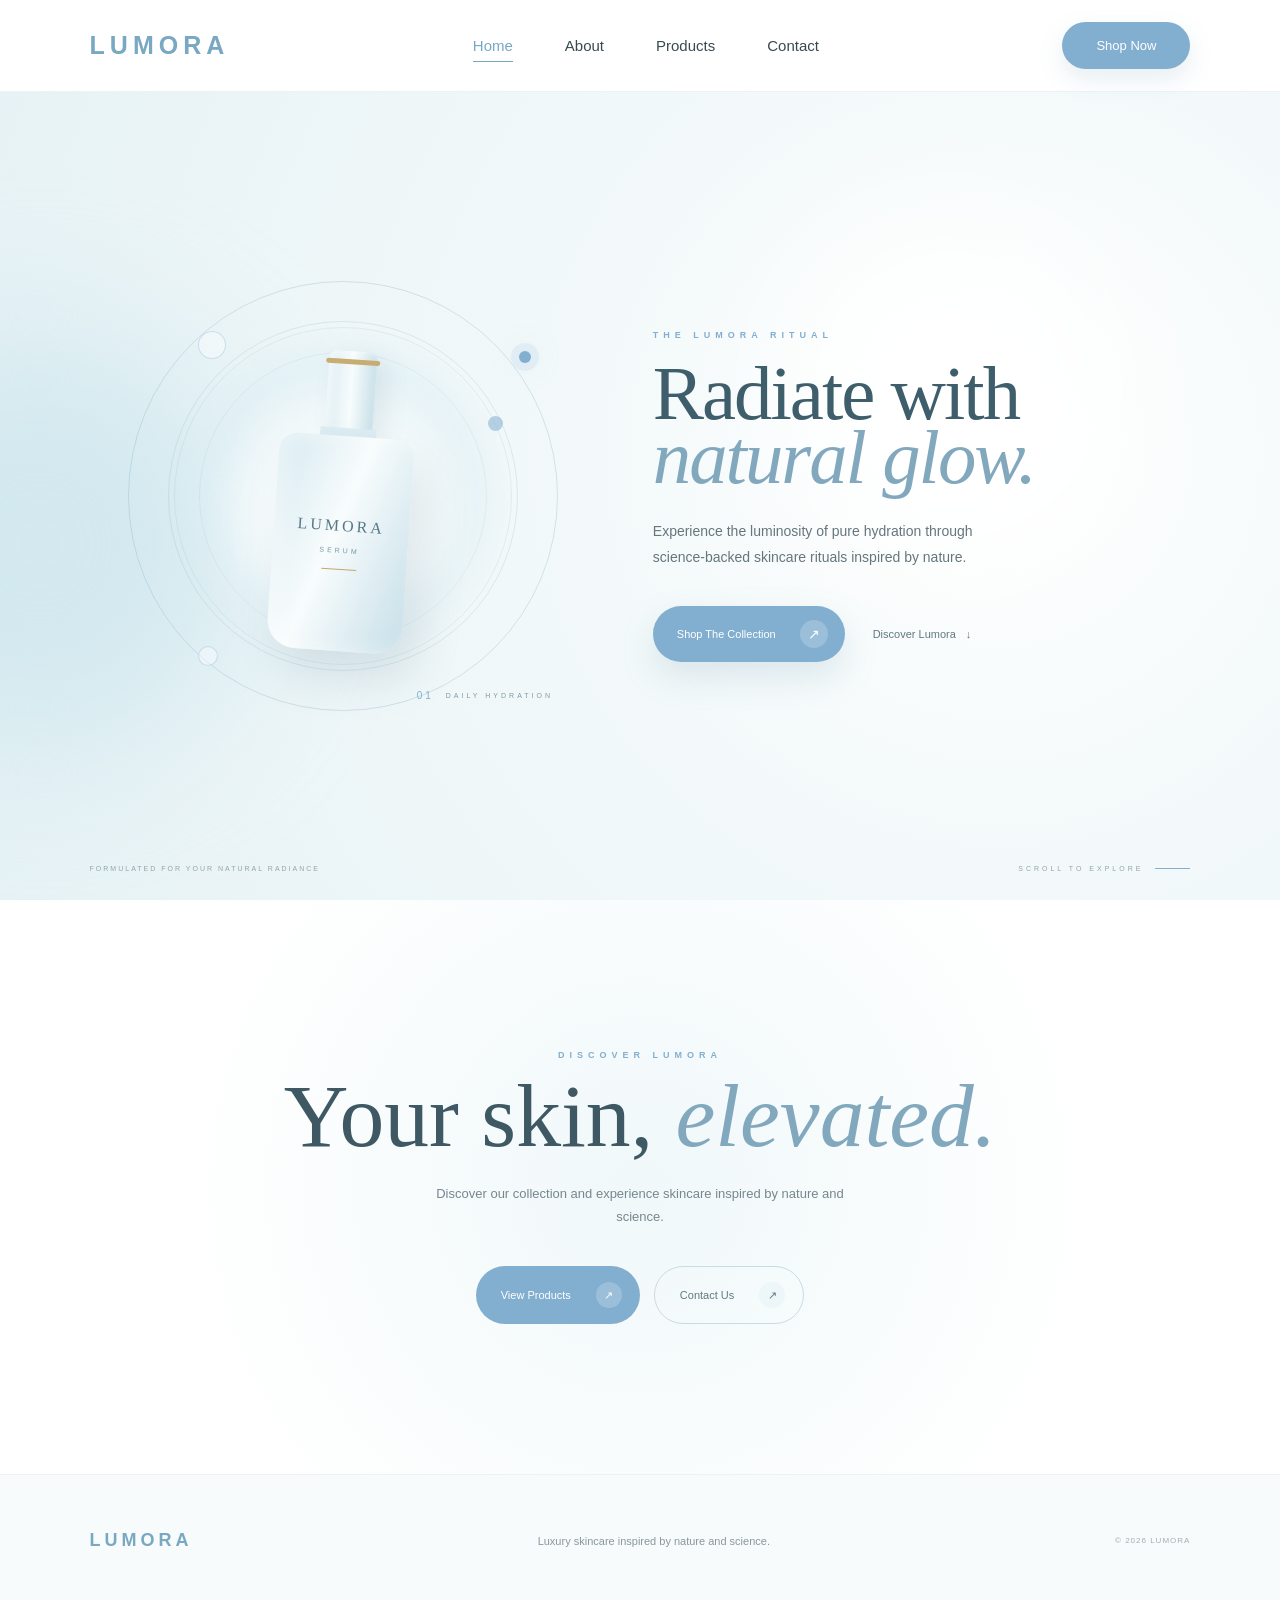
<file: index.html>
<!DOCTYPE html>
<html lang="en">

<head>
    <meta charset="UTF-8">
    <meta name="viewport" content="width=device-width, initial-scale=1.0">

    <title>LUMORA | Luxury Skincare</title>

    <link rel="stylesheet" href="style.css">
</head>

<body>

    <!-- =====================================================
         INTRO SCREEN
    ====================================================== -->

    <section class="intro-screen">

        <div class="intro-glow"></div>

        <div class="intro-content">

            <p class="intro-kicker">
                A NEW RITUAL OF GLOW
            </p>

            <h1 class="intro-logo">
                LUMORA
            </h1>

            <div class="intro-divider"></div>

            <p class="intro-subtitle">
                SKINCARE &nbsp;·&nbsp; SCIENCE &nbsp;·&nbsp; NATURE
            </p>

        </div>

        <div class="intro-number">
            01
        </div>

    </section>


    <!-- =====================================================
         NAVBAR
    ====================================================== -->

    <header class="navbar">

        <a href="index.html" class="logo">
            LUMORA
        </a>

        <nav>
            <a href="index.html" class="active">Home</a>
            <a href="Aboutus.html">About</a>
            <a href="products.html">Products</a>
            <a href="contact.html">Contact</a>
        </nav>

        <a href="products.html" class="shop-btn">
            Shop Now
        </a>

    </header>


    <!-- =====================================================
         MAIN
    ====================================================== -->

    <main>

        <!-- =================================================
             ACTUAL HOME HERO
        ================================================== -->

        <section class="hero">

            <!-- soft decorative glow -->

            <div class="hero-glow hero-glow-one"></div>
            <div class="hero-glow hero-glow-two"></div>


            <!-- left decorative circle -->

            <div class="hero-orbit">

                <div class="orbit-circle"></div>

                <div class="orbit-dot"></div>

                <div class="orbit-label">
                    PURE
                </div>

            </div>


            <!-- hero text -->

            <div class="hero-content">

                <p class="hero-kicker">
                    THE LUMORA RITUAL
                </p>

                <h2>
                    Radiate with
                    <span>natural glow.</span>
                </h2>

                <p class="hero-description">
                    Experience the luminosity of pure hydration
                    through science-backed skincare rituals
                    inspired by nature.
                </p>

                <div class="hero-actions">

                    <a href="products.html" class="hero-button">
                        <span>Shop The Collection</span>
                        <span class="arrow">↗</span>
                    </a>

                    <a href="#philosophy" class="discover-link">
                        Discover Lumora
                        <span>↓</span>
                    </a>

                </div>

            </div>


            <!-- right visual -->

            <div class="hero-visual">

                <div class="visual-backdrop"></div>

                <div class="visual-ring"></div>

                <div class="visual-glow"></div>


                <!-- CSS skincare bottle -->

                <div class="bottle">

                    <div class="bottle-cap"></div>

                    <div class="bottle-neck"></div>

                    <div class="bottle-body">

                        <span class="bottle-brand">
                            LUMORA
                        </span>

                        <span class="bottle-type">
                            SERUM
                        </span>

                        <span class="bottle-line"></span>

                    </div>

                </div>


                <!-- small floating circles -->

                <div class="floating-circle circle-one"></div>
                <div class="floating-circle circle-two"></div>
                <div class="floating-circle circle-three"></div>


                <div class="visual-caption">
                    <span>01</span>
                    DAILY HYDRATION
                </div>

            </div>


            <!-- bottom information -->

            <div class="hero-bottom-left">
                FORMULATED FOR YOUR NATURAL RADIANCE
            </div>

            <div class="hero-bottom-right">
                SCROLL TO EXPLORE
                <span></span>
            </div>

        </section>


        <!-- =================================================
             EXPLORE
        ================================================== -->

        <section class="explore-section">

            <p class="explore-kicker">
                DISCOVER LUMORA
            </p>

            <h2>
                Your skin,
                <span>elevated.</span>
            </h2>

            <p class="explore-text">
                Discover our collection and experience
                skincare inspired by nature and science.
            </p>

            <div class="explore-buttons">

                <a href="products.html" class="explore-button">
                    View Products
                    <span>↗</span>
                </a>

                <a href="contact.html" class="explore-button outline">
                    Contact Us
                    <span>↗</span>
                </a>

            </div>

        </section>

    </main>


    <!-- =====================================================
         FOOTER
    ====================================================== -->

    <footer class="footer">

        <div class="footer-brand">
            LUMORA
        </div>

        <p>
            Luxury skincare inspired by nature and science.
        </p>

        <span>
            © 2026 LUMORA
        </span>

    </footer>


</body>
</html>
</file>
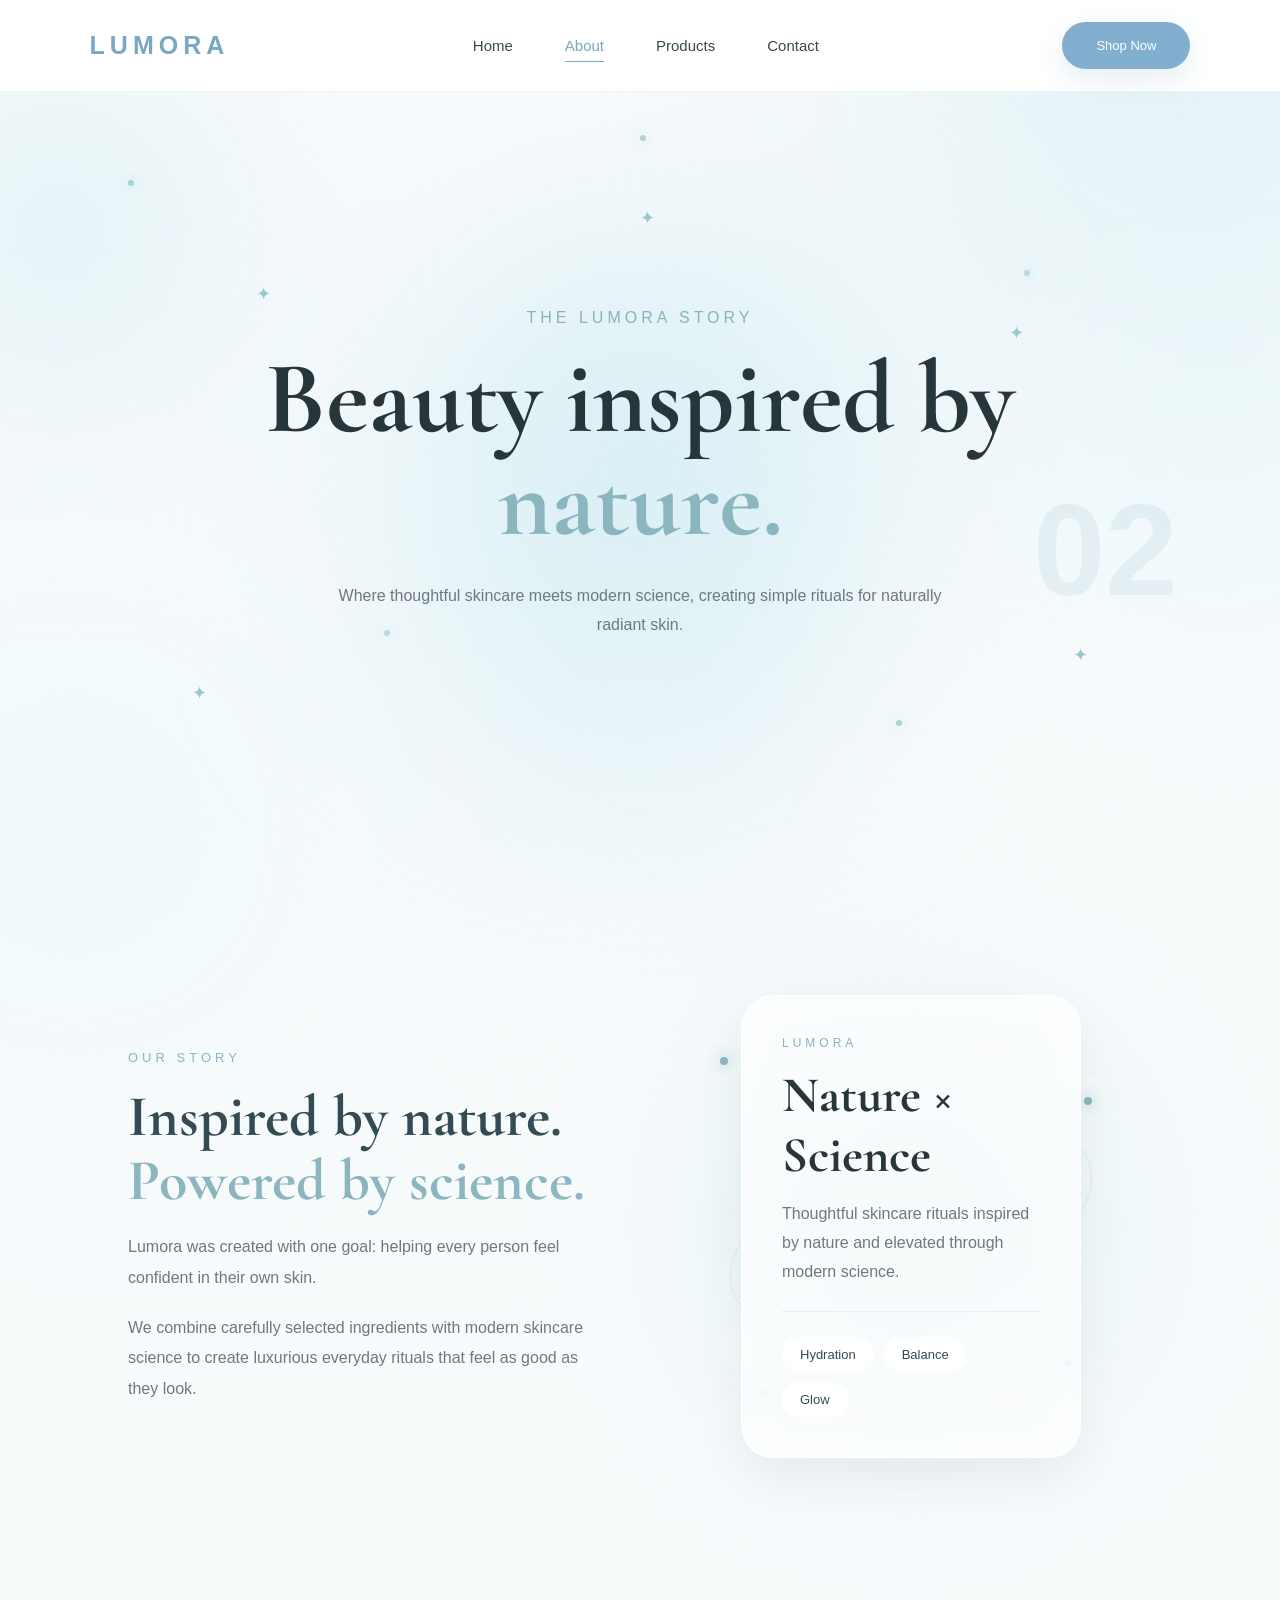
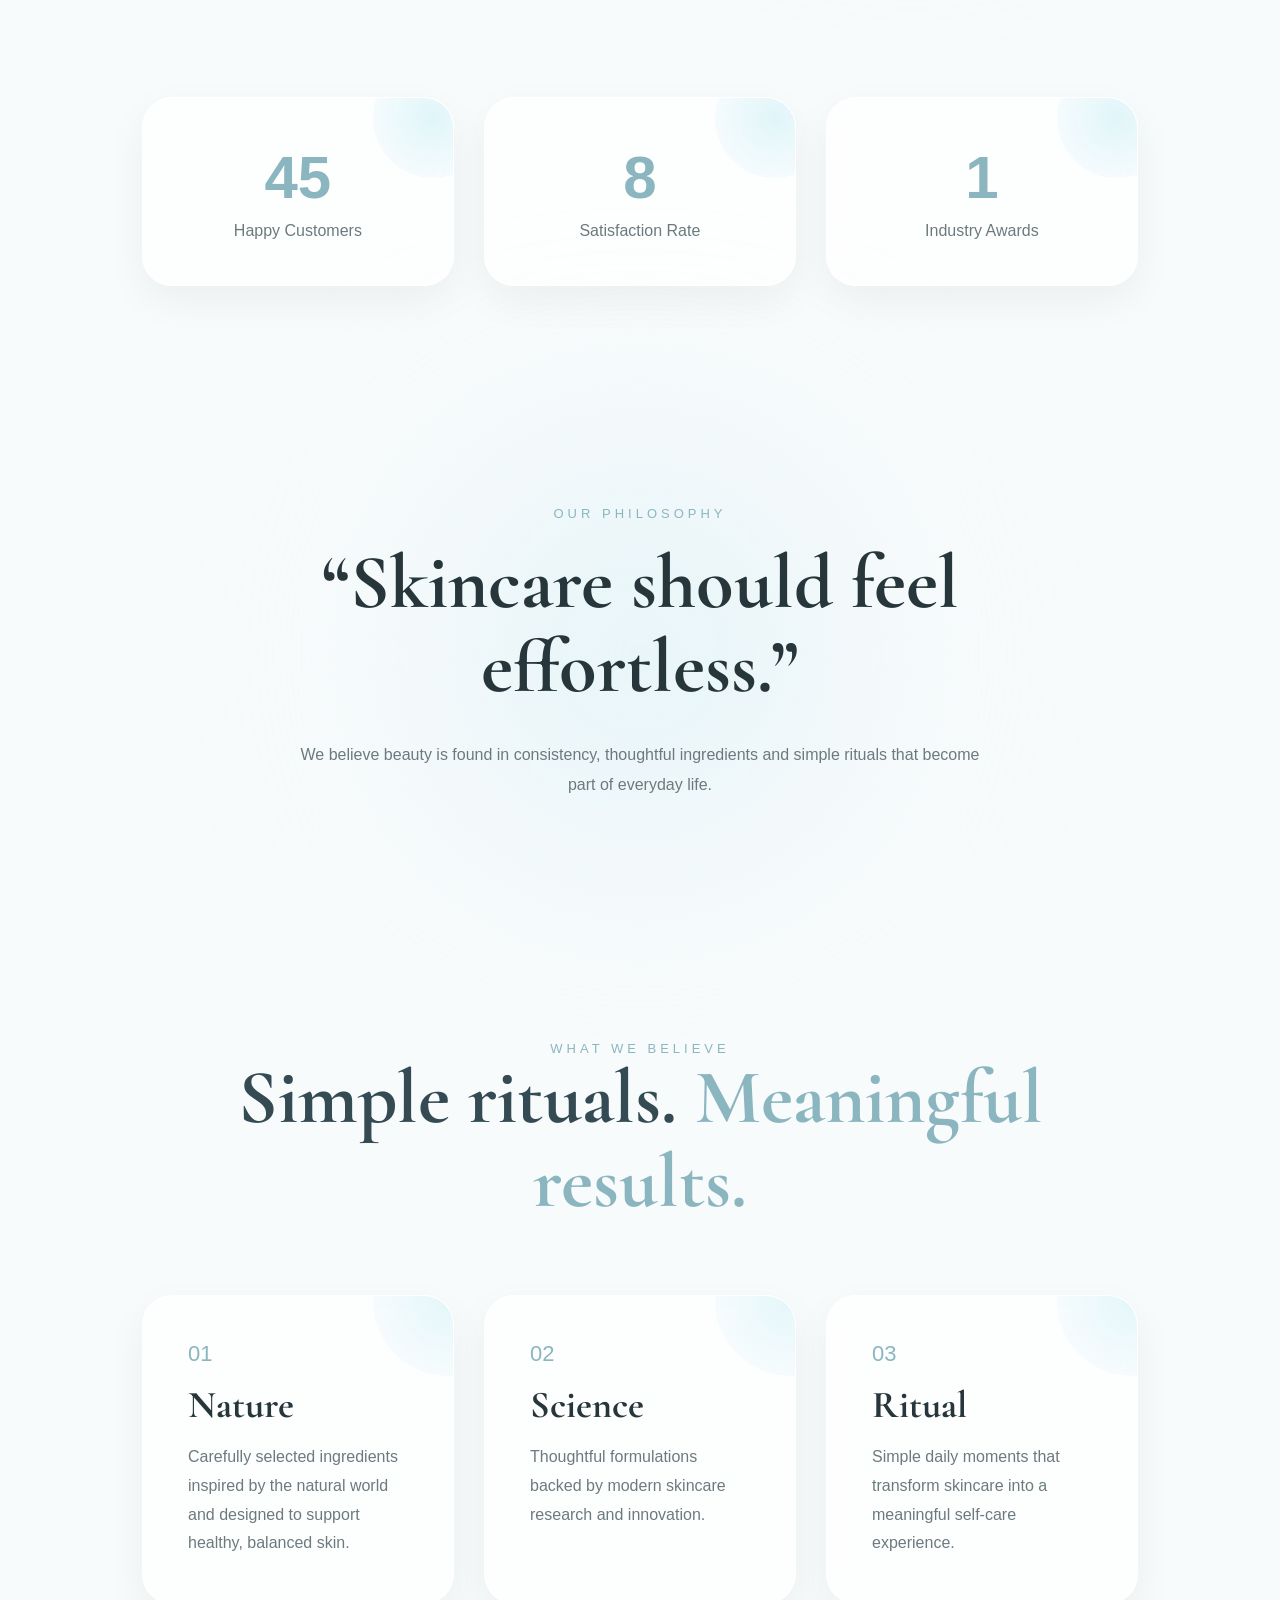
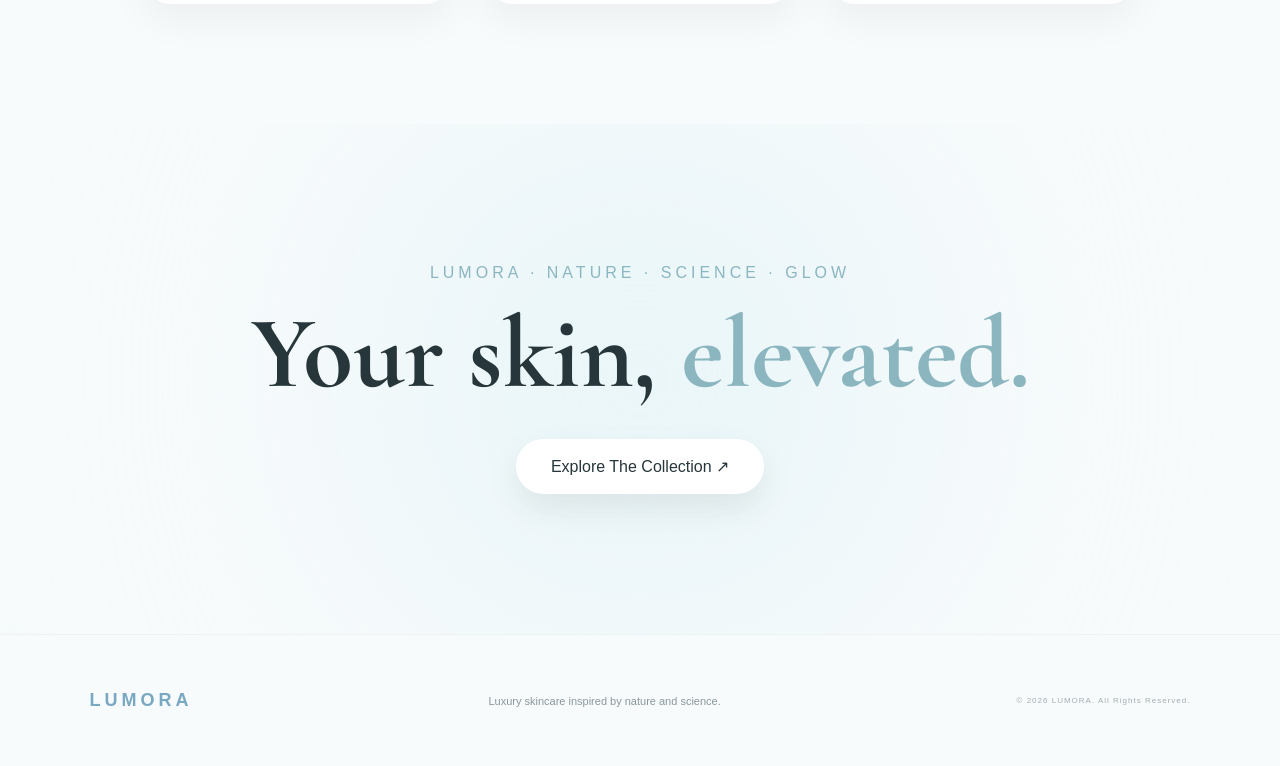
<file: Aboutus.html>
<!DOCTYPE html>
<html lang="en">

<head>

    <meta charset="UTF-8">
    <meta name="viewport" content="width=device-width, initial-scale=1.0">

    <title>LUMORA | About Us</title>

    <link rel="stylesheet" href="style.css">
    <link rel="stylesheet" href="about.css">

    <link rel="preconnect" href="https://fonts.googleapis.com">
    <link rel="preconnect" href="https://fonts.gstatic.com">

    <link
        href="https://fonts.googleapis.com/css2?family=Outfit:wght@300;400;500;600;700&family=Cormorant+Garamond:wght@400;500;600;700&display=swap"
        rel="stylesheet">

</head>

<body>

    <!-- FLOATING GLOWS -->

    <div class="floating-glow glow-a"></div>
    <div class="floating-glow glow-b"></div>
    <div class="floating-glow glow-c"></div>

    <!-- AMBIENT DOTS -->

    <div class="ambient-dots">

        <span></span>
        <span></span>
        <span></span>
        <span></span>
        <span></span>

    </div>

    <!-- BACKGROUND GLOWS -->

    <div class="page-glow glow-one"></div>
    <div class="page-glow glow-two"></div>

    <!-- NAVBAR -->

    <header class="navbar">

        <a href="index.html" class="logo">
            LUMORA
        </a>

        <nav>

            <a href="index.html">
                Home
            </a>

            <a href="Aboutus.html" class="active">
                About
            </a>

            <a href="products.html">
                Products
            </a>

            <a href="contact.html">
                Contact
            </a>

        </nav>

        <a href="products.html" class="shop-btn">
            Shop Now
        </a>

    </header>

    <main>

        <!-- HERO -->

        <section class="about-hero reveal">

            <div class="about-glow"></div>

            <!-- HERO SPARKLES -->

            <div class="sparkles">

                <span></span>
                <span></span>
                <span></span>
                <span></span>
                <span></span>

            </div>

            <div class="about-hero-content">

                <p class="about-kicker">
                    THE LUMORA STORY
                </p>

                <h1>
                    Beauty inspired by
                    <span>nature.</span>
                </h1>

                <p class="about-intro">
                    Where thoughtful skincare meets modern science,
                    creating simple rituals for naturally radiant skin.
                </p>

            </div>

            <div class="about-number">
                02
            </div>

        </section>
        <!-- STORY -->

        <section class="story-section">

            <div class="story-text reveal">

                <p class="section-label">
                    OUR STORY
                </p>

                <h2>
                    Inspired by nature.
                    <span>Powered by science.</span>
                </h2>

                <p class="story-description">
                    Lumora was created with one goal:
                    helping every person feel confident
                    in their own skin.
                </p>

                <p class="story-description">
                    We combine carefully selected ingredients
                    with modern skincare science to create
                    luxurious everyday rituals that feel
                    as good as they look.
                </p>

            </div>


            <!-- PREMIUM SCENE -->

            <div class="product-scene reveal">

                <div class="serum-drop d1"></div>
                <div class="serum-drop d2"></div>
                <div class="serum-drop d3"></div>

                <span class="bubble b1"></span>
                <span class="bubble b2"></span>
                <span class="bubble b3"></span>

                <div class="scene-light"></div>

                <div class="orbit orbit-1"></div>
                <div class="orbit orbit-2"></div>

                <span class="particle p1"></span>
                <span class="particle p2"></span>
                <span class="particle p3"></span>
                <span class="particle p4"></span>

                <div class="glass-card">

                    <div class="glass-shine"></div>

                    <p class="glass-kicker">
                        LUMORA
                    </p>

                    <h3>
                        Nature × Science
                    </h3>

                    <p class="glass-text">
                        Thoughtful skincare rituals inspired by
                        nature and elevated through modern science.
                    </p>

                    <div class="glass-line"></div>

                    <div class="glass-tags">

                        <span>Hydration</span>
                        <span>Balance</span>
                        <span>Glow</span>

                    </div>

                </div>

            </div>

        </section>
        <section class="stats-section">

            <div class="stat-card reveal">

                <h2 class="counter" data-target="500">
                    0
                </h2>

                <p>
                    Happy Customers
                </p>

            </div>

            <div class="stat-card reveal">

                <h2 class="counter" data-target="98">
                    0
                </h2>

                <p>
                    Satisfaction Rate
                </p>

            </div>

            <div class="stat-card reveal">

                <h2 class="counter" data-target="12">
                    0
                </h2>

                <p>
                    Industry Awards
                </p>

            </div>

        </section>
        <section class="about-philosophy reveal">

            <div class="quote-glow"></div>

            <p class="section-label">
                OUR PHILOSOPHY
            </p>

            <h2>
                “Skincare should feel effortless.”
            </h2>

            <p>
                We believe beauty is found in consistency,
                thoughtful ingredients and simple rituals
                that become part of everyday life.
            </p>

        </section>
        <!-- VALUES -->

        <section class="values-section reveal">

            <div class="values-heading">

                <p class="section-label">
                    WHAT WE BELIEVE
                </p>

                <h2>
                    Simple rituals.
                    <span>Meaningful results.</span>
                </h2>

            </div>

            <div class="values-grid">

                <div class="value-card">

                    <span>01</span>

                    <h3>
                        Nature
                    </h3>

                    <p>
                        Carefully selected ingredients inspired
                        by the natural world and designed to
                        support healthy, balanced skin.
                    </p>

                </div>

                <div class="value-card">

                    <span>02</span>

                    <h3>
                        Science
                    </h3>

                    <p>
                        Thoughtful formulations backed by
                        modern skincare research and
                        innovation.
                    </p>

                </div>

                <div class="value-card">

                    <span>03</span>

                    <h3>
                        Ritual
                    </h3>

                    <p>
                        Simple daily moments that transform
                        skincare into a meaningful self-care
                        experience.
                    </p>

                </div>

            </div>

        </section>


        <!-- CTA -->

        <section class="about-bottom reveal">

            <div class="cta-glow"></div>

            <p>
                LUMORA · NATURE · SCIENCE · GLOW
            </p>

            <h2>
                Your skin,
                <span>elevated.</span>
            </h2>

            <a href="products.html" class="cta-btn">
                Explore The Collection ↗
            </a>

        </section>

    </main>


    <!-- FOOTER -->

    <footer class="footer">

        <div class="footer-brand">
            LUMORA
        </div>

        <p>
            Luxury skincare inspired by nature and science.
        </p>

        <span>
            © 2026 LUMORA. All Rights Reserved.
        </span>

    </footer>


    <!-- JAVASCRIPT -->

    <script src="about.js"></script>

    <div class="cursor-glow"></div>

</body>

</html>
</file>
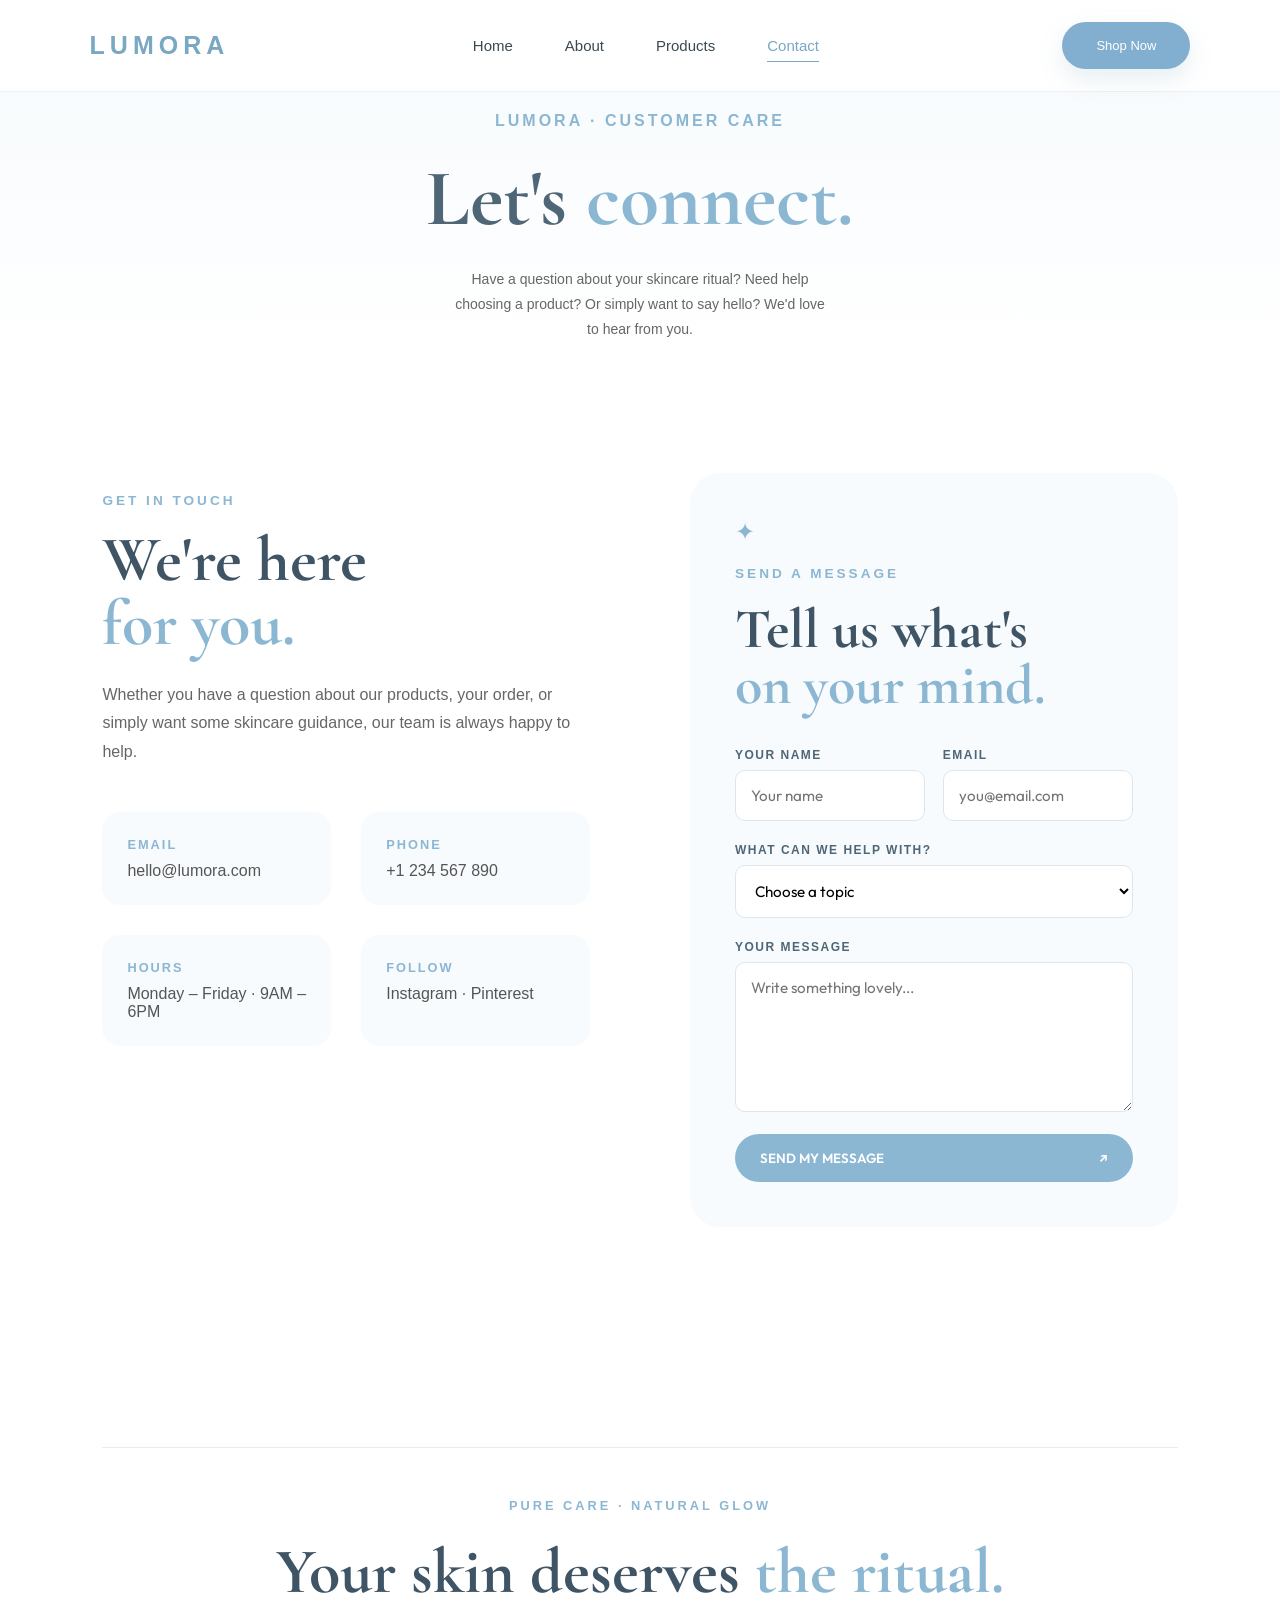
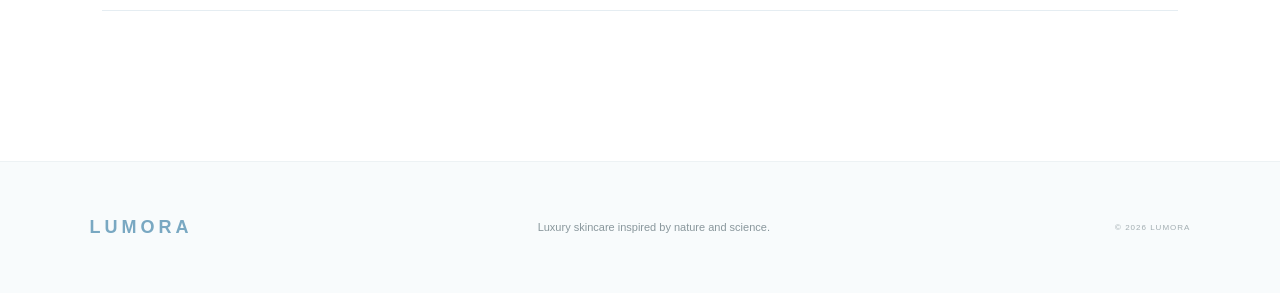
<file: contact.html>
<!DOCTYPE html>
<html lang="en">

<head>

    <meta charset="UTF-8">
    <meta name="viewport" content="width=device-width, initial-scale=1.0">

    <title>LUMORA | Contact</title>

    <link rel="stylesheet" href="style.css">
    <link rel="stylesheet" href="contact.css">

    <link href="https://fonts.googleapis.com/css2?family=Outfit:wght@300;400;500;600;700&family=Cormorant+Garamond:wght@400;500;600;700&display=swap" rel="stylesheet">

</head>


<body>


    <!-- NAVBAR -->

    <header class="navbar">

        <a href="index.html" class="logo">
            LUMORA
        </a>

        <nav>

            <a href="index.html">
                Home
            </a>

            <a href="Aboutus.html">
                About
            </a>

            <a href="products.html">
                Products
            </a>

            <a href="contact.html" class="active">
                Contact
            </a>

        </nav>

        <a href="products.html" class="shop-btn">
            Shop Now
        </a>

    </header>



    <!-- CONTACT HERO -->

    <section class="contact-hero">

        <div class="hero-glow"></div>

        <div class="hero-circle"></div>

        <div class="contact-hero-content">

            <p class="kicker">
                LUMORA · CUSTOMER CARE
            </p>

            <h1>
                Let's <span>connect.</span>
            </h1>

            <p class="hero-description">
                Have a question about your skincare ritual?
                Need help choosing a product?
                Or simply want to say hello?
                We'd love to hear from you.
            </p>

        </div>

    </section>



    <!-- CONTACT CONTENT -->

    <section class="contact-section">


        <!-- CONTACT INFORMATION -->

        <div class="contact-info">

            <p class="section-label">
                GET IN TOUCH
            </p>

            <h2>
                We're here<br>
                <span>for you.</span>
            </h2>

            <p class="description">
                Whether you have a question about our
                products, your order, or simply want some
                skincare guidance, our team is always
                happy to help.
            </p>


            <div class="details">


                <div class="detail">

                    <p class="detail-label">
                        EMAIL
                    </p>

                    <p>
                        hello@lumora.com
                    </p>

                </div>


                <div class="detail">

                    <p class="detail-label">
                        PHONE
                    </p>

                    <p>
                        +1 234 567 890
                    </p>

                </div>


                <div class="detail">

                    <p class="detail-label">
                        HOURS
                    </p>

                    <p>
                        Monday – Friday · 9AM – 6PM
                    </p>

                </div>


                <div class="detail">

                    <p class="detail-label">
                        FOLLOW
                    </p>

                    <p>
                        Instagram · Pinterest
                    </p>

                </div>


            </div>

        </div>



        <!-- FORM -->

        <div class="form-card">

            <div class="form-star">
                ✦
            </div>

            <p class="section-label">
                SEND A MESSAGE
            </p>

            <h2>
                Tell us what's<br>
                <span>on your mind.</span>
            </h2>


            <form>


                <div class="form-row">

                    <div class="field">

                        <label>
                            YOUR NAME
                        </label>

                        <input
                            type="text"
                            placeholder="Your name"
                            required
                        >

                    </div>


                    <div class="field">

                        <label>
                            EMAIL
                        </label>

                        <input
                            type="email"
                            placeholder="you@email.com"
                            required
                        >

                    </div>

                </div>


                <div class="field">

                    <label>
                        WHAT CAN WE HELP WITH?
                    </label>

                    <select required>

                        <option value="" disabled selected>
                            Choose a topic
                        </option>

                        <option>
                            Product question
                        </option>

                        <option>
                            Order & shipping
                        </option>

                        <option>
                            Returns & refunds
                        </option>

                        <option>
                            Skincare advice
                        </option>

                        <option>
                            Just saying hello
                        </option>

                    </select>

                </div>


                <div class="field">

                    <label>
                        YOUR MESSAGE
                    </label>

                    <textarea
                        placeholder="Write something lovely..."
                        required
                    ></textarea>

                </div>


                <button
                    type="submit"
                    class="send-button"
                >

                    <span>
                        SEND MY MESSAGE
                    </span>

                    <span>
                        ↗
                    </span>

                </button>


            </form>

        </div>

    </section>



    <!-- BOTTOM SECTION -->

    <section class="contact-bottom">

        <div class="line"></div>

        <p>
            PURE CARE · NATURAL GLOW
        </p>

        <h2>
            Your skin deserves
            <span>the ritual.</span>
        </h2>

        <div class="line"></div>

    </section>



   <!-- =====================================================
         FOOTER
    ====================================================== -->

    <footer class="footer">

        <div class="footer-brand">
            LUMORA
        </div>

        <p>
            Luxury skincare inspired by nature and science.
        </p>

        <span>
            © 2026 LUMORA
        </span>

    </footer>


</body>

</html>
</file>
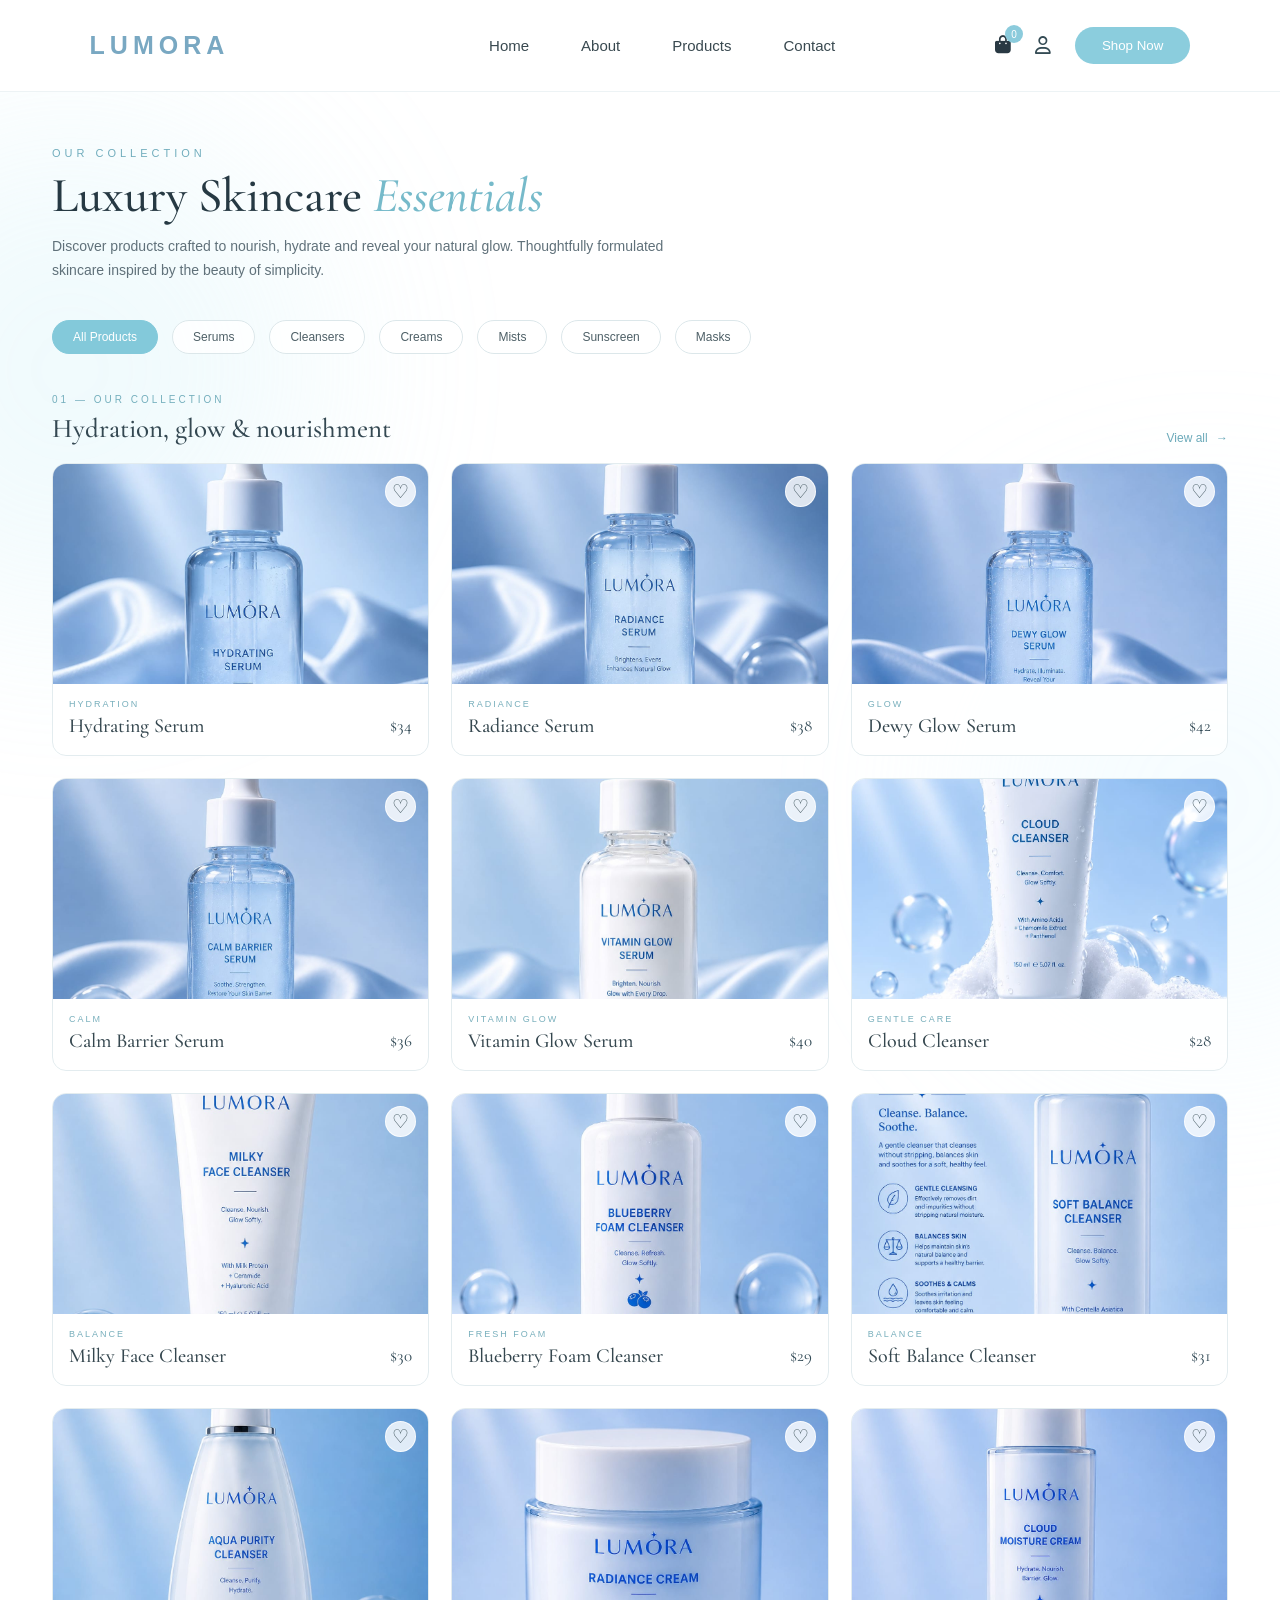
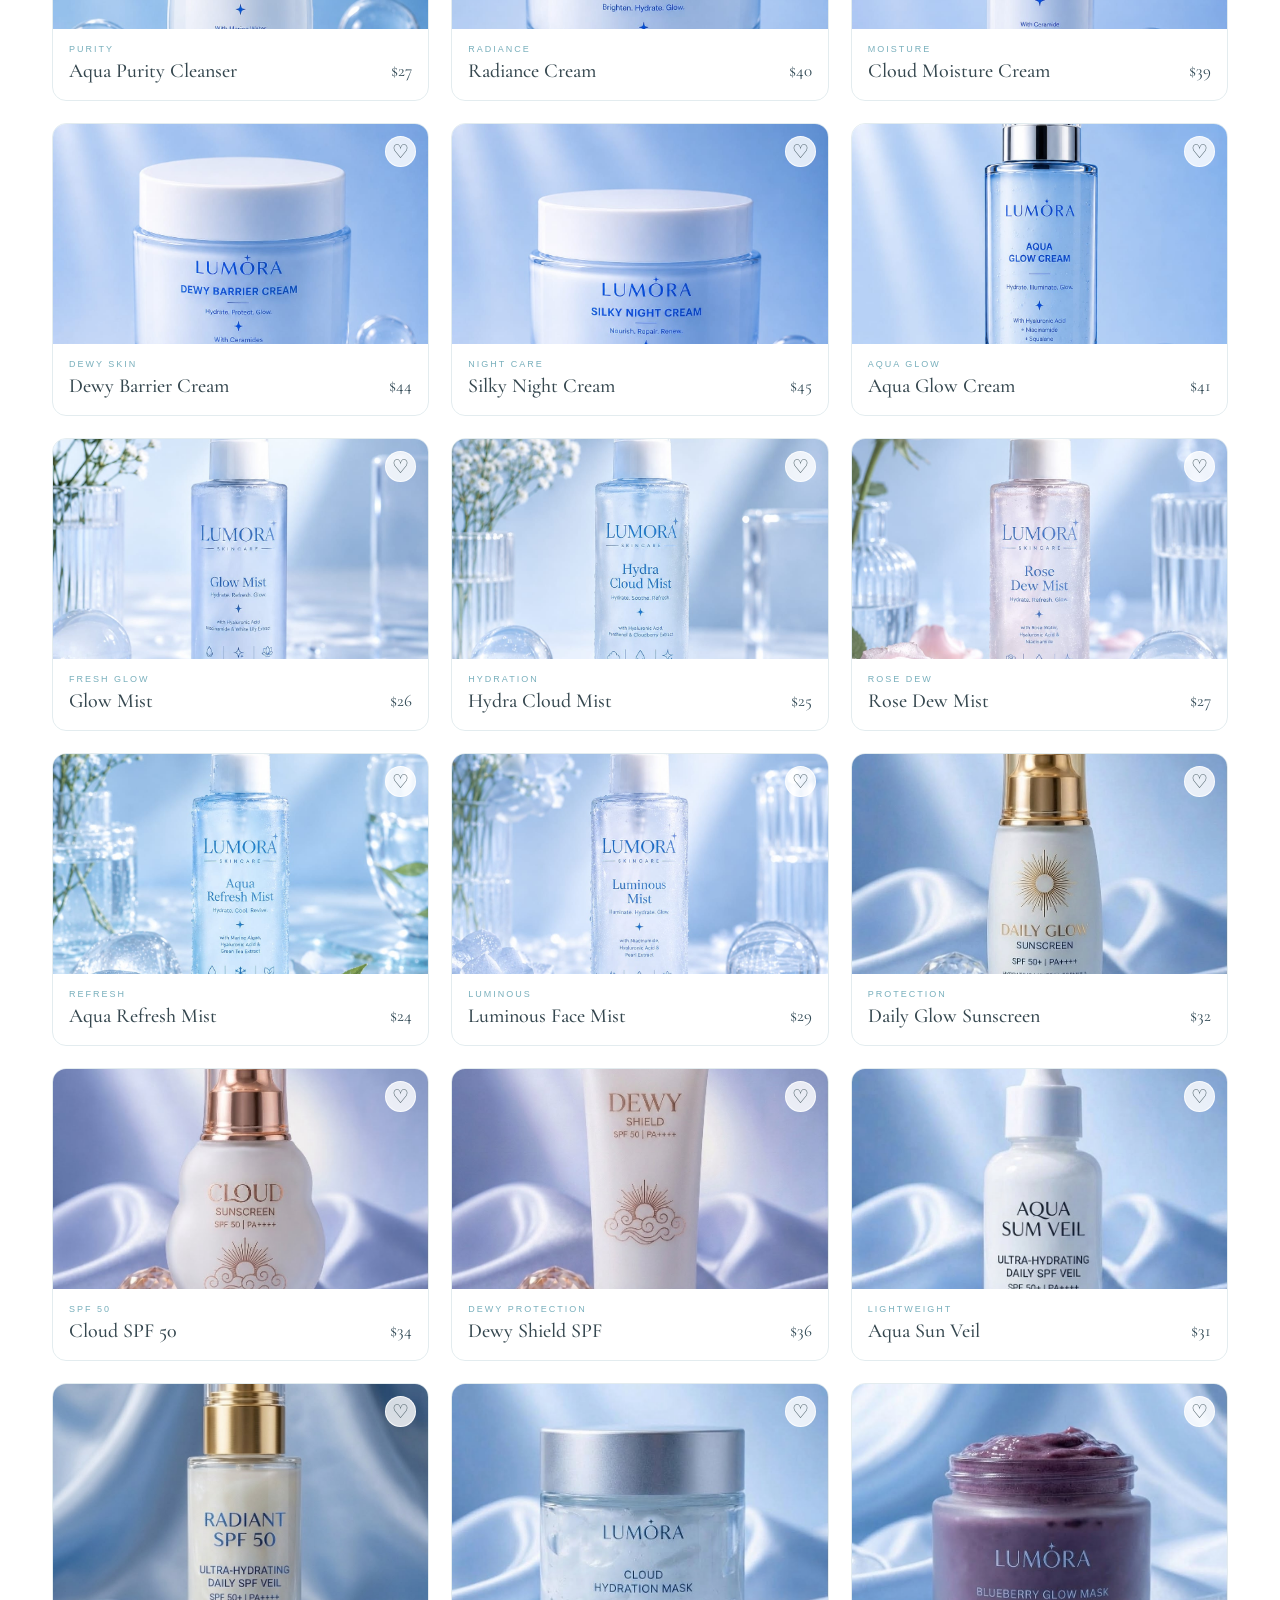
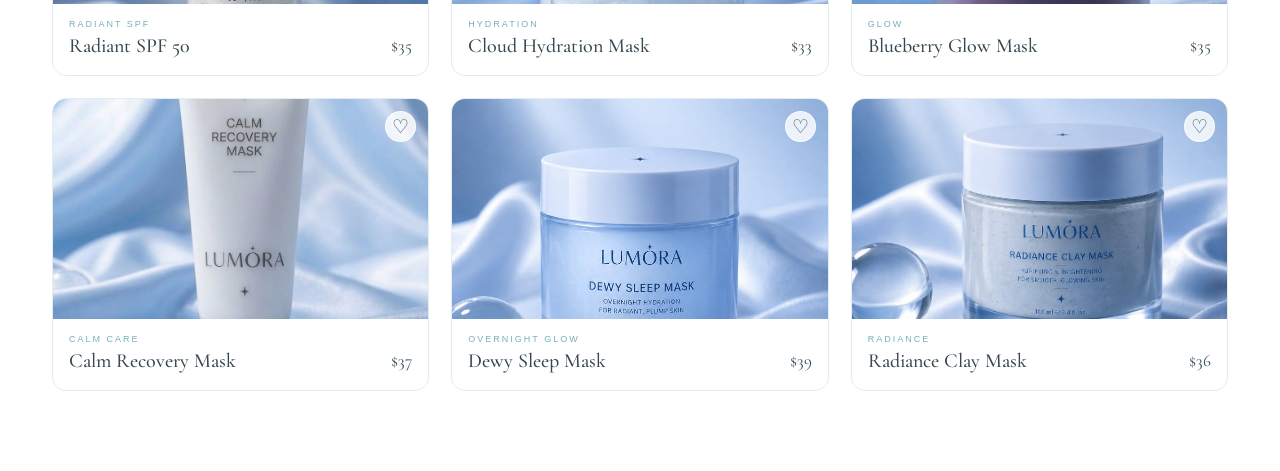
<file: products.html>
<!DOCTYPE html>
<html lang="en">

<head>
    <meta charset="UTF-8">
    <meta name="viewport" content="width=device-width, initial-scale=1.0">

    <title>Products | Lumora</title>

    <!-- Google Fonts -->
    <link rel="preconnect" href="https://fonts.googleapis.com">
    <link rel="preconnect" href="https://fonts.gstatic.com" crossorigin>

    <link href="https://fonts.googleapis.com/css2?family=Cormorant+Garamond:wght@400;500;600&family=Outfit:wght@300;400;500;600&display=swap" rel="stylesheet">

    <!-- Icons -->
    <link rel="stylesheet"
        href="https://cdnjs.cloudflare.com/ajax/libs/font-awesome/6.5.2/css/all.min.css">

    <link rel="stylesheet" href="products.css">
    <link rel="stylesheet" href="style.css">
</head>

<body>

    <!-- Background glow -->
    <div class="glow glow-one"></div>
    <div class="glow glow-two"></div>


    <!-- ================= HEADER ================= -->

    <header class="navbar">

        <div class="logo">
            LUMORA
        </div>

        <nav>
            <a href="index.html">Home</a>
            <a href="Aboutus.html">About</a>
            <a href="products.html">Products</a>
            <a href="contact.html">Contact</a>
        </nav>

        <div class="nav-right">

            <button class="cart-icon">
                <i class="fa-solid fa-bag-shopping"></i>
                <span id="cartCount">0</span>
            </button>

            <i class="fa-regular fa-user user-icon"></i>

            <button class="shop-button">
                Shop Now
            </button>

        </div>

    </header>


    <!-- ================= MAIN ================= -->

    <main>

        <!-- HERO -->

        <section class="products-hero">

            <p class="small-title">OUR COLLECTION</p>

            <h1>
                Luxury Skincare
                <span>Essentials</span>
            </h1>

            <p class="hero-text">
                Discover products crafted to nourish, hydrate and reveal
                your natural glow. Thoughtfully formulated skincare inspired
                by the beauty of simplicity.
            </p>

        </section>


        <!-- ================= CATEGORY BUTTONS ================= -->

        <div class="categories">

            <button class="category active" data-category="all">
                All Products
            </button>

            <button class="category" data-category="serums">
                Serums
            </button>

            <button class="category" data-category="cleansers">
                Cleansers
            </button>

            <button class="category" data-category="creams">
                Creams
            </button>

            <button class="category" data-category="mists">
                Mists
            </button>

            <button class="category" data-category="sunscreen">
                Sunscreen
            </button>

            <button class="category" data-category="masks">
                Masks
            </button>

        </div>


        <!-- ================= PRODUCTS ================= -->

        <section class="collection">

            <div class="collection-heading">

                <div>
                    <p class="section-number">01 — OUR COLLECTION</p>
                    <h2>Hydration, glow & nourishment</h2>
                </div>

                <button class="view-all">
                    View all <span>→</span>
                </button>

            </div>


            <div class="product-grid">


                <!-- ================= SERUMS ================= -->

                <!-- 1 -->
                <div class="product-card"
                    data-category="serums"
                    data-name="Hydrating Serum"
                    data-price="$34"
                    data-image="images/hydratingserum.jpeg">

                    <div class="product-image">

                        <img src="images/hydratingserum.jpeg" alt="Hydrating Serum">

                        <button class="heart">♡</button>

                    </div>

                    <div class="product-info">

                        <p>HYDRATION</p>

                        <div class="product-name-price">
                            <h3>Hydrating Serum</h3>
                            <span>$34</span>
                        </div>

                    </div>

                </div>


                <!-- 2 -->
                <div class="product-card"
                    data-category="serums"
                    data-name="Radiance Serum"
                    data-price="$38"
                    data-image="images/radianceserum.jpeg">

                    <div class="product-image">

                        <img src="images/radianceserum.jpeg" alt="Radiance Serum">

                        <button class="heart">♡</button>

                    </div>

                    <div class="product-info">

                        <p>RADIANCE</p>

                        <div class="product-name-price">
                            <h3>Radiance Serum</h3>
                            <span>$38</span>
                        </div>

                    </div>

                </div>


                <!-- 3 -->
                <div class="product-card"
                    data-category="serums"
                    data-name="Dewy Glow Serum"
                    data-price="$42"
                    data-image="images/dewyglowserum.jpeg">

                    <div class="product-image">

                        <img src="images/dewyserum.jpeg" alt="Dewy Glow Serum">

                        <button class="heart">♡</button>

                    </div>

                    <div class="product-info">

                        <p>GLOW</p>

                        <div class="product-name-price">
                            <h3>Dewy Glow Serum</h3>
                            <span>$42</span>
                        </div>

                    </div>

                </div>


                <!-- 4 -->
                <div class="product-card"
                    data-category="serums"
                    data-name="Calm Barrier Serum"
                    data-price="$36"
                    data-image="images/calmbarrierserum.jpeg">

                    <div class="product-image">

                        <img src="images/calmserum.jpeg" alt="Calm Barrier Serum">

                        <button class="heart">♡</button>

                    </div>

                    <div class="product-info">

                        <p>CALM</p>

                        <div class="product-name-price">
                            <h3>Calm Barrier Serum</h3>
                            <span>$36</span>
                        </div>

                    </div>

                </div>


                <!-- 5 -->
                <div class="product-card"
                    data-category="serums"
                    data-name="Vitamin Glow Serum"
                    data-price="$40"
                    data-image="images/vitaminglowserum.jpeg">

                    <div class="product-image">

                        <img src="images/vitaminserum.jpeg" alt="Vitamin Glow Serum">

                        <button class="heart">♡</button>

                    </div>

                    <div class="product-info">

                        <p>VITAMIN GLOW</p>

                        <div class="product-name-price">
                            <h3>Vitamin Glow Serum</h3>
                            <span>$40</span>
                        </div>

                    </div>

                </div>


                <!-- ================= CLEANSERS ================= -->

                <!-- 6 -->
                <div class="product-card"
                    data-category="cleansers"
                    data-name="Cloud Cleanser"
                    data-price="$28"
                    data-image="images/cloudcleanser.jpeg">

                    <div class="product-image">

                        <img src="images/cloudcleanser.jpeg" alt="Cloud Cleanser">

                        <button class="heart">♡</button>

                    </div>

                    <div class="product-info">

                        <p>GENTLE CARE</p>

                        <div class="product-name-price">
                            <h3>Cloud Cleanser</h3>
                            <span>$28</span>
                        </div>

                    </div>

                </div>


                <!-- 7 -->
                <div class="product-card"
                    data-category="cleansers"
                    data-name="Milky Face Cleanser"
                    data-price="$30"
                    data-image="images/milkyfacecleanser.jpeg">

                    <div class="product-image">

                        <img src="images/milkycleanser.jpeg" alt="Milky Face Cleanser">

                        <button class="heart">♡</button>

                    </div>

                    <div class="product-info">

                        <p>BALANCE</p>

                        <div class="product-name-price">
                            <h3>Milky Face Cleanser</h3>
                            <span>$30</span>
                        </div>

                    </div>

                </div>


                <!-- 8 -->
                <div class="product-card"
                    data-category="cleansers"
                    data-name="Blueberry Foam Cleanser"
                    data-price="$29"
                    data-image="images/cleanser3.jpg">

                    <div class="product-image">

                        <img src="images/blueberrycleanser.jpeg" alt="Blueberry Foam Cleanser">

                        <button class="heart">♡</button>

                    </div>

                    <div class="product-info">

                        <p>FRESH FOAM</p>

                        <div class="product-name-price">
                            <h3>Blueberry Foam Cleanser</h3>
                            <span>$29</span>
                        </div>

                    </div>

                </div>


                <!-- 9 -->
                <div class="product-card"
                    data-category="cleansers"
                    data-name="Soft Balance Cleanser"
                    data-price="$31"
                    data-image="images/cleanser4.jpg">

                    <div class="product-image">

                        <img src="images/softcleanser.jpeg" alt="Soft Balance Cleanser">

                        <button class="heart">♡</button>

                    </div>

                    <div class="product-info">

                        <p>BALANCE</p>

                        <div class="product-name-price">
                            <h3>Soft Balance Cleanser</h3>
                            <span>$31</span>
                        </div>

                    </div>

                </div>


                <!-- 10 -->
                <div class="product-card"
                    data-category="cleansers"
                    data-name="Aqua Purity Cleanser"
                    data-price="$27"
                    data-image="images/cleanser5.jpg">

                    <div class="product-image">

                        <img src="images/aquacleanser.jpeg" alt="Aqua Purity Cleanser">

                        <button class="heart">♡</button>

                    </div>

                    <div class="product-info">

                        <p>PURITY</p>

                        <div class="product-name-price">
                            <h3>Aqua Purity Cleanser</h3>
                            <span>$27</span>
                        </div>

                    </div>

                </div>


                <!-- ================= CREAMS ================= -->

                <!-- 11 -->
                <div class="product-card"
                    data-category="creams"
                    data-name="Radiance Cream"
                    data-price="$40"
                    data-image="images/image6.jpg">

                    <div class="product-image">

                        <img src="images/radiancecream.jpeg" alt="Radiance Cream">

                        <button class="heart">♡</button>

                    </div>

                    <div class="product-info">

                        <p>RADIANCE</p>

                        <div class="product-name-price">
                            <h3>Radiance Cream</h3>
                            <span>$40</span>
                        </div>

                    </div>

                </div>


                <!-- 12 -->
                <div class="product-card"
                    data-category="creams"
                    data-name="Cloud Moisture Cream"
                    data-price="$39"
                    data-image="images/cream2.jpg">

                    <div class="product-image">

                        <img src="images/cloudcream.jpeg" alt="Cloud Moisture Cream">

                        <button class="heart">♡</button>

                    </div>

                    <div class="product-info">

                        <p>MOISTURE</p>

                        <div class="product-name-price">
                            <h3>Cloud Moisture Cream</h3>
                            <span>$39</span>
                        </div>

                    </div>

                </div>


                <!-- 13 -->
                <div class="product-card"
                    data-category="creams"
                    data-name="Dewy Barrier Cream"
                    data-price="$44"
                    data-image="images/cream3.jpg">

                    <div class="product-image">

                        <img src="images/dewycream.jpeg" alt="Dewy Barrier Cream">

                        <button class="heart">♡</button>

                    </div>

                    <div class="product-info">

                        <p>DEWY SKIN</p>

                        <div class="product-name-price">
                            <h3>Dewy Barrier Cream</h3>
                            <span>$44</span>
                        </div>

                    </div>

                </div>


                <!-- 14 -->
                <div class="product-card"
                    data-category="creams"
                    data-name="Silky Night Cream"
                    data-price="$45"
                    data-image="images/cream4.jpg">

                    <div class="product-image">

                        <img src="images/silkycream.jpeg" alt="Silky Night Cream">

                        <button class="heart">♡</button>

                    </div>

                    <div class="product-info">

                        <p>NIGHT CARE</p>

                        <div class="product-name-price">
                            <h3>Silky Night Cream</h3>
                            <span>$45</span>
                        </div>

                    </div>

                </div>


                <!-- 15 -->
                <div class="product-card"
                    data-category="creams"
                    data-name="Aqua Glow Cream"
                    data-price="$41"
                    data-image="images/cream5.jpg">

                    <div class="product-image">

                        <img src="images/aquacream.jpeg" alt="Aqua Glow Cream">

                        <button class="heart">♡</button>

                    </div>

                    <div class="product-info">

                        <p>AQUA GLOW</p>

                        <div class="product-name-price">
                            <h3>Aqua Glow Cream</h3>
                            <span>$41</span>
                        </div>

                    </div>

                </div>


                <!-- ================= MISTS ================= -->

                <!-- 16 -->
                <div class="product-card"
                    data-category="mists"
                    data-name="Glow Mist"
                    data-price="$26"
                    data-image="images/glowmist.jpeg">

                    <div class="product-image">

                        <img src="images/glowmist.jpeg" alt="Glow Mist">

                        <button class="heart">♡</button>

                    </div>

                    <div class="product-info">

                        <p>FRESH GLOW</p>

                        <div class="product-name-price">
                            <h3>Glow Mist</h3>
                            <span>$26</span>
                        </div>

                    </div>

                </div>


                <!-- 17 -->
                <div class="product-card"
                    data-category="mists"
                    data-name="Hydra Cloud Mist"
                    data-price="$25"
                    data-image="images/hydracloudmist.jpeg">

                    <div class="product-image">

                        <img src="images/hydracloudmist.jpeg" alt="Hydra Cloud Mist">

                        <button class="heart">♡</button>

                    </div>

                    <div class="product-info">

                        <p>HYDRATION</p>

                        <div class="product-name-price">
                            <h3>Hydra Cloud Mist</h3>
                            <span>$25</span>
                        </div>

                    </div>

                </div>


                <!-- 18 -->
                <div class="product-card"
                    data-category="mists"
                    data-name="Rose Dew Mist"
                    data-price="$27"
                    data-image="images/rosemist.jpeg">

                    <div class="product-image">

                        <img src="images/rosemist.jpeg" alt="Rose Dew Mist">

                        <button class="heart">♡</button>

                    </div>

                    <div class="product-info">

                        <p>ROSE DEW</p>

                        <div class="product-name-price">
                            <h3>Rose Dew Mist</h3>
                            <span>$27</span>
                        </div>

                    </div>

                </div>


                <!-- 19 -->
                <div class="product-card"
                    data-category="mists"
                    data-name="Aqua Refresh Mist"
                    data-price="$24"
                    data-image="images/aquamist.jpeg">

                    <div class="product-image">

                        <img src="images/aquamist.jpeg" alt="Aqua Refresh Mist">

                        <button class="heart">♡</button>

                    </div>

                    <div class="product-info">

                        <p>REFRESH</p>

                        <div class="product-name-price">
                            <h3>Aqua Refresh Mist</h3>
                            <span>$24</span>
                        </div>

                    </div>

                </div>


                <!-- 20 -->
                <div class="product-card"
                    data-category="mists"
                    data-name="Luminous Face Mist"
                    data-price="$29"
                    data-image="images/luminousmist.jpeg">

                    <div class="product-image">

                        <img src="images/luminousmist.jpeg" alt="Luminous Face Mist">

                        <button class="heart">♡</button>

                    </div>

                    <div class="product-info">

                        <p>LUMINOUS</p>

                        <div class="product-name-price">
                            <h3>Luminous Face Mist</h3>
                            <span>$29</span>
                        </div>

                    </div>

                </div>


                <!-- ================= SUNSCREEN ================= -->

                <!-- 21 -->
                <div class="product-card"
                    data-category="sunscreen"
                    data-name="Daily Glow Sunscreen"
                    data-price="$32"
                    data-image="images/dailysunscreen.jpeg">

                    <div class="product-image">

                        <img src="images/dailysunscreen.jpeg" alt="Daily Glow Sunscreen">

                        <button class="heart">♡</button>

                    </div>

                    <div class="product-info">

                        <p>PROTECTION</p>

                        <div class="product-name-price">
                            <h3>Daily Glow Sunscreen</h3>
                            <span>$32</span>
                        </div>

                    </div>

                </div>


                <!-- 22 -->
                <div class="product-card"
                    data-category="sunscreen"
                    data-name="Cloud SPF 50"
                    data-price="$34"
                    data-image="images/cloudsunscreen.jpeg">

                    <div class="product-image">

                        <img src="images/cloudsunscreen.jpeg" alt="Cloud SPF 50">

                        <button class="heart">♡</button>

                    </div>

                    <div class="product-info">

                        <p>SPF 50</p>

                        <div class="product-name-price">
                            <h3>Cloud SPF 50</h3>
                            <span>$34</span>
                        </div>

                    </div>

                </div>


                <!-- 23 -->
                <div class="product-card"
                    data-category="sunscreen"
                    data-name="Dewy Shield SPF"
                    data-price="$36"
                    data-image="images/dewysunscreen.jpeg">

                    <div class="product-image">

                        <img src="images/dewysunscreen.jpeg" alt="Dewy Shield SPF">

                        <button class="heart">♡</button>

                    </div>

                    <div class="product-info">

                        <p>DEWY PROTECTION</p>

                        <div class="product-name-price">
                            <h3>Dewy Shield SPF</h3>
                            <span>$36</span>
                        </div>

                    </div>

                </div>


                <!-- 24 -->
                <div class="product-card"
                    data-category="sunscreen"
                    data-name="Aqua Sun Veil"
                    data-price="$31"
                    data-image="images/aquasunscreen.jpeg">

                    <div class="product-image">

                        <img src="images/aquasunscreen.jpeg" alt="Aqua Sun Veil">

                        <button class="heart">♡</button>

                    </div>

                    <div class="product-info">

                        <p>LIGHTWEIGHT</p>

                        <div class="product-name-price">
                            <h3>Aqua Sun Veil</h3>
                            <span>$31</span>
                        </div>

                    </div>

                </div>


                <!-- 25 -->
                <div class="product-card"
                    data-category="sunscreen"
                    data-name="Radiant SPF 50"
                    data-price="$35"
                    data-image="images/raidiantsunscreen.jpeg">

                    <div class="product-image">

                        <img src="images/raidiantsunscreen.jpeg" alt="Radiant SPF 50">

                        <button class="heart">♡</button>

                    </div>

                    <div class="product-info">

                        <p>RADIANT SPF</p>

                        <div class="product-name-price">
                            <h3>Radiant SPF 50</h3>
                            <span>$35</span>
                        </div>

                    </div>

                </div>


                <!-- ================= MASKS ================= -->

                <!-- 26 -->
                <div class="product-card"
                    data-category="masks"
                    data-name="Cloud Hydration Mask"
                    data-price="$33"
                    data-image="images/cloudmask.jpeg">

                    <div class="product-image">

                        <img src="images/cloudmask.jpeg" alt="Cloud Hydration Mask">

                        <button class="heart">♡</button>

                    </div>

                    <div class="product-info">

                        <p>HYDRATION</p>

                        <div class="product-name-price">
                            <h3>Cloud Hydration Mask</h3>
                            <span>$33</span>
                        </div>

                    </div>

                </div>


                <!-- 27 -->
                <div class="product-card"
                    data-category="masks"
                    data-name="Blueberry Glow Mask"
                    data-price="$35"
                    data-image="images/blueberrymask.jpeg">

                    <div class="product-image">

                        <img src="images/blueberrymask.jpeg" alt="Blueberry Glow Mask">

                        <button class="heart">♡</button>

                    </div>

                    <div class="product-info">

                        <p>GLOW</p>

                        <div class="product-name-price">
                            <h3>Blueberry Glow Mask</h3>
                            <span>$35</span>
                        </div>

                    </div>

                </div>


                <!-- 28 -->
                <div class="product-card"
                    data-category="masks"
                    data-name="Calm Recovery Mask"
                    data-price="$37"
                    data-image="images/calmmask.jpeg">

                    <div class="product-image">

                        <img src="images/calmmask.jpeg" alt="Calm Recovery Mask">

                        <button class="heart">♡</button>

                    </div>

                    <div class="product-info">

                        <p>CALM CARE</p>

                        <div class="product-name-price">
                            <h3>Calm Recovery Mask</h3>
                            <span>$37</span>
                        </div>

                    </div>

                </div>


                <!-- 29 -->
                <div class="product-card"
                    data-category="masks"
                    data-name="Dewy Sleep Mask"
                    data-price="$39"
                    data-image="images/dewymask.jpeg">

                    <div class="product-image">

                        <img src="images/dewymask.jpeg" alt="Dewy Sleep Mask">

                        <button class="heart">♡</button>

                    </div>

                    <div class="product-info">

                        <p>OVERNIGHT GLOW</p>

                        <div class="product-name-price">
                            <h3>Dewy Sleep Mask</h3>
                            <span>$39</span>
                        </div>

                    </div>

                </div>


                <!-- 30 -->
                <div class="product-card"
                    data-category="masks"
                    data-name="Radiance Clay Mask"
                    data-price="$36"
                    data-image="images/radiancemasks.jpeg">

                    <div class="product-image">

                        <img src="images/radiancemask.jpeg" alt="Radiance Clay Mask">

                        <button class="heart">♡</button>

                    </div>

                    <div class="product-info">

                        <p>RADIANCE</p>

                        <div class="product-name-price">
                            <h3>Radiance Clay Mask</h3>
                            <span>$36</span>
                        </div>

                    </div>

                </div>

            </div>

        </section>

    </main>


    <script src="products.js"></script>

</body>
</html>
</file>
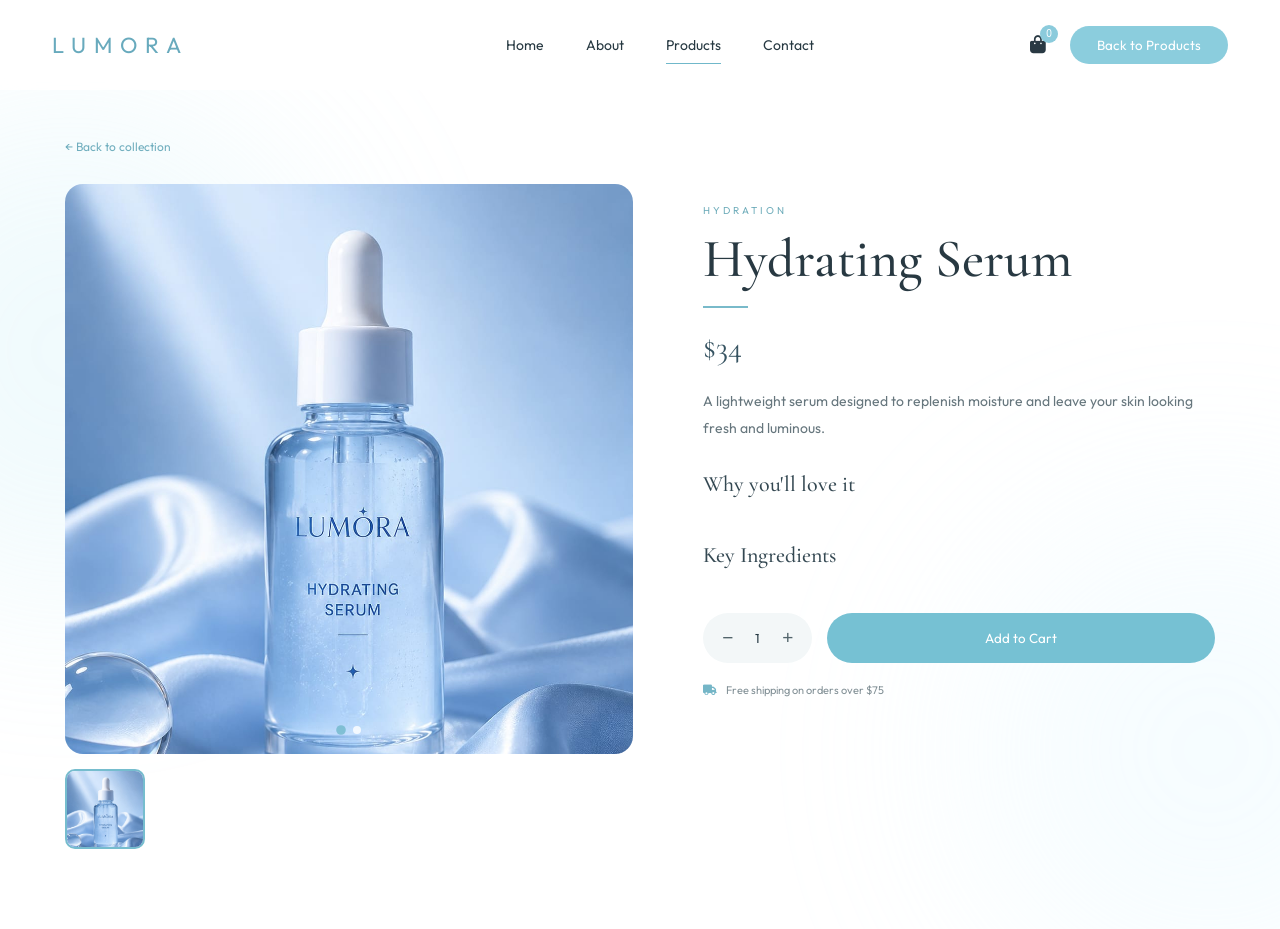
<file: pt.html>
<!DOCTYPE html>
<html lang="en">

<head>

    <meta charset="UTF-8">

    <meta name="viewport"
        content="width=device-width, initial-scale=1.0">

    <title>Product | Lumora</title>


    <!-- Google Fonts -->

    <link rel="preconnect"
        href="https://fonts.googleapis.com">

    <link rel="preconnect"
        href="https://fonts.gstatic.com"
        crossorigin>

    <link href="https://fonts.googleapis.com/css2?family=Cormorant+Garamond:wght@400;500;600&family=Outfit:wght@300;400;500;600&display=swap"
        rel="stylesheet">


    <!-- Icons -->

    <link rel="stylesheet"
        href="https://cdnjs.cloudflare.com/ajax/libs/font-awesome/6.5.2/css/all.min.css">


    <link rel="stylesheet" href="pt.css">

</head>


<body>


    <!-- =========================
         BACKGROUND
    ========================= -->

    <div class="glow glow-one"></div>

    <div class="glow glow-two"></div>


    <!-- =========================
         NAVBAR
    ========================= -->

    <header class="navbar">

        <div class="logo">
            LUMORA
        </div>


        <nav>

            <a href="index.html">
                Home
            </a>

            <a href="Aboutus.html">
                About
            </a>

            <a href="products.html" class="active">
                Products
            </a>

            <a href="contact.html">
                Contact
            </a>

        </nav>


        <div class="nav-right">

            <button class="cart-icon">

                <i class="fa-solid fa-bag-shopping"></i>

                <span id="cartCount">
                    0
                </span>

            </button>




            <button class="shop-button"
                onclick="window.location.href='products.html'">

                Back to Products

            </button>

        </div>

    </header>


    <!-- =========================
         PRODUCT PAGE
    ========================= -->

    <main class="product-page">


        <!-- BACK BUTTON -->

        <a href="products.html"
            class="back-link">

            ← Back to collection

        </a>


        <section class="product-detail">


            <!-- =========================
                 IMAGE AREA
            ========================= -->

            <div class="product-gallery">


                <div class="gallery-image">

                    <img id="productImage"
                        src=""
                        alt="Product">



                    


                    <div class="gallery-dots">

                        <span
                            class="gallery-dot active"
                            id="dot1">
                        </span>

                        <span
                            class="gallery-dot"
                            id="dot2">
                        </span>

                    </div>

                </div>


                <!-- Thumbnail previews -->

                <div class="thumbnails">

                    <button class="thumbnail active"
                        id="thumbnail1">

                        <img src="images/hydratingserum.jpeg"
                            alt="Product image 1">

                    </button>


               

                </div>

            </div>


            <!-- =========================
                 PRODUCT INFORMATION
            ========================= -->

            <div class="product-information">


                <p class="product-type"
                    id="productType">

                    HYDRATION

                </p>


                <h1 id="productName">
                    Hydrating Serum
                </h1>


                <div class="little-line"></div>


                <p class="product-price"
                    id="productPrice">

                    $34

                </p>


                <p class="product-description"
                    id="productDescription">

                </p>


                <!-- BENEFITS -->

                <div class="benefits-section">

                    <h3>
                        Why you'll love it
                    </h3>

                    <div id="benefits"
                        class="benefits">
                    </div>

                </div>


                <!-- INGREDIENTS -->

                <div class="ingredients-section">

                    <h3>
                        Key Ingredients
                    </h3>

                    <div id="ingredients"
                        class="ingredients">
                    </div>

                </div>


                <!-- QUANTITY -->

                <div class="purchase-area">


                    <div class="quantity">

                        <button id="minus">
                            −
                        </button>

                        <span id="quantity">
                            1
                        </span>

                        <button id="plus">
                            +
                        </button>

                    </div>


                    <button
                        class="add-cart"
                        id="addCart">

                        Add to Cart

                    </button>

                </div>


                <p class="shipping-note">

                    <i class="fa-solid fa-truck"></i>

                    Free shipping on orders over $75

                </p>

            </div>

        </section>

    </main>


    <script src="pt.js"></script>

</body>

</html>
</file>
<file: style.css>
/* =========================================================
   RESET
========================================================= */

* {
    margin: 0;
    padding: 0;
    box-sizing: border-box;
}

html {
    scroll-behavior: smooth;
}

body {
    font-family: Arial, Helvetica, sans-serif;
    color: #344b54;
    background: #ffffff;
}

a {
    text-decoration: none;
    color: inherit;
}

img {
    max-width: 100%;
    display: block;
}


/* =========================================================
   INTRO SCREEN
========================================================= */

.intro-screen {
    position: fixed;

    inset: 0;

    z-index: 9999;

    width: 100%;
    height: 100vh;

    display: flex;

    align-items: center;
    justify-content: center;

    overflow: hidden;

    background:
        radial-gradient(
            circle at center,
            #ffffff 0%,
            #f7fbfc 42%,
            #e6f2f6 100%
        );

    animation: introDisappear 1.2s ease 3.6s forwards;

    pointer-events: none;
}


/* giant soft light */

.intro-glow {
    position: absolute;

    width: 420px;
    height: 420px;

    border-radius: 50%;

    background: rgba(255, 255, 255, 0.95);

    filter: blur(70px);

    animation: introGlow 3s ease-in-out infinite;
}


/* intro content */

.intro-content {
    position: relative;

    z-index: 2;

    text-align: center;
}


/* small heading */

.intro-kicker {
    margin-bottom: 28px;

    color: #7fa7ba;

    font-size: 9px;

    font-weight: 600;

    letter-spacing: 6px;

    opacity: 0;

    animation:
        introKicker 0.9s ease 0.2s forwards;
}


/* main LUMORA */

.intro-logo {
    position: relative;

    font-family: Georgia, "Times New Roman", serif;

    font-size: clamp(5rem, 13vw, 11rem);

    font-weight: 400;

    line-height: 0.8;

    letter-spacing: 16px;

    color: #344e59;

    opacity: 0;

    transform: scale(0.82);

    animation:
        introLogo 1.4s cubic-bezier(.2,.8,.2,1) 0.35s forwards;
}


/* shimmer over LUMORA */

.intro-logo::after {
    content: "";

    position: absolute;

    top: -10%;

    left: -40%;

    width: 25%;

    height: 120%;

    background:
        linear-gradient(
            90deg,
            transparent,
            rgba(255,255,255,0.95),
            transparent
        );

    filter: blur(8px);

    animation:
        introShimmer 1.5s ease 1.1s forwards;
}


/* divider */

.intro-divider {
    width: 0;

    height: 1px;

    margin: 35px auto 20px;

    background: #86afc4;

    animation:
        introDivider 0.8s ease 1.25s forwards;
}


/* subtitle */

.intro-subtitle {
    color: #879aa3;

    font-size: 8px;

    letter-spacing: 5px;

    opacity: 0;

    animation:
        introSubtitle 0.9s ease 1.4s forwards;
}


/* intro number */

.intro-number {
    position: absolute;

    right: 35px;
    bottom: 30px;

    color: #9eb4be;

    font-size: 8px;

    letter-spacing: 3px;

    opacity: 0;

    animation:
        introNumber 0.8s ease 1.5s forwards;
}


/* =========================================================
   NAVBAR
========================================================= */

.navbar {
    position: relative;

    z-index: 100;

    height: 92px;

    padding: 0 7%;

    display: flex;

    align-items: center;

    justify-content: space-between;

    background: rgba(255,255,255,0.94);

    border-bottom: 1px solid #edf3f5;
}


/* logo */

.logo {
    color: #79a8c2;

    font-size: 25px;

    font-weight: 600;

    letter-spacing: 5px;

    transition: 0.3s ease;
}

.logo:hover {
    letter-spacing: 7px;
}


/* navigation */

.navbar nav {
    display: flex;

    align-items: center;

    gap: 52px;
}

.navbar nav a {
    position: relative;

    color: #394950;

    font-size: 15px;

    transition: 0.3s ease;
}

.navbar nav a::after {
    content: "";

    position: absolute;

    left: 0;
    bottom: -8px;

    width: 0;
    height: 1px;

    background: #79a8c2;

    transition: 0.3s ease;
}

.navbar nav a:hover,
.navbar nav a.active {
    color: #79a8c2;
}

.navbar nav a:hover::after,
.navbar nav a.active::after {
    width: 100%;
}


/* shop button */

.shop-btn {
    padding: 16px 34px;

    border-radius: 50px;

    color: white;

    background: #82afd0;

    font-size: 13px;

    transition: 0.35s ease;

    box-shadow:
        0 10px 25px rgba(93, 143, 168, 0.15);
}

.shop-btn:hover {
    background: #6e9db9;

    transform: translateY(-3px);

    box-shadow:
        0 15px 30px rgba(93, 143, 168, 0.25);
}


/* =========================================================
   ACTUAL HOME HERO
========================================================= */

.hero {
    position: relative;

    min-height: calc(100vh - 92px);

    width: 100%;

    overflow: hidden;

    display: flex;

    align-items: center;

    background:
        radial-gradient(
            circle at 78% 45%,
            #ffffff 0%,
            #f3f9fa 38%,
            #e6f2f5 100%
        );
}


/* =========================================================
   HERO GLOWS
========================================================= */

.hero-glow {
    position: absolute;

    border-radius: 50%;

    pointer-events: none;

    filter: blur(70px);
}

.hero-glow-one {
    width: 420px;
    height: 420px;

    left: -170px;
    top: 30%;

    background: rgba(206, 230, 238, 0.8);
}

.hero-glow-two {
    width: 350px;
    height: 350px;

    right: 12%;
    top: 15%;

    background: rgba(255,255,255,0.9);

    animation:
        heroGlowFloat 7s ease-in-out infinite;
}


/* =========================================================
   ORBIT DECORATION
========================================================= */

.hero-orbit {
    position: absolute;

    left: 10%;

    top: 50%;

    width: 430px;
    height: 430px;

    transform: translateY(-50%);
}


.orbit-circle {
    position: absolute;

    inset: 0;

    border: 1px solid rgba(126,166,183,0.28);

    border-radius: 50%;
}


.orbit-circle::before {
    content: "";

    position: absolute;

    inset: 45px;

    border: 1px solid rgba(126,166,183,0.15);

    border-radius: 50%;
}


.orbit-dot {
    position: absolute;

    width: 12px;
    height: 12px;

    right: 27px;
    top: 70px;

    border-radius: 50%;

    background: #82afd0;

    box-shadow:
        0 0 0 8px rgba(130,175,208,0.12),
        0 0 30px rgba(130,175,208,0.45);

    animation:
        orbitDot 7s linear infinite;
}


.orbit-label {
    position: absolute;

    left: 50%;
    top: 50%;

    transform: translate(-50%, -50%);

    color: #82a8ba;

    font-size: 10px;

    letter-spacing: 5px;
}


/* =========================================================
   HERO CONTENT
========================================================= */

.hero-content {
    position: relative;

    z-index: 10;

    width: 480px;

    margin-left: 51%;

    opacity: 0;

    animation:
        homeContentReveal 1s cubic-bezier(.2,.8,.2,1) 3.8s forwards;
}


.hero-kicker {
    margin-bottom: 22px;

    color: #82afd0;

    font-size: 9px;

    font-weight: 600;

    letter-spacing: 5px;
}


.hero-content h2 {
    margin-bottom: 28px;

    font-family: Georgia, "Times New Roman", serif;

    font-size: clamp(4rem, 6vw, 6rem);

    font-weight: 400;

    line-height: 0.83;

    letter-spacing: -2px;

    color: #3f5e6b;
}


.hero-content h2 span {
    display: block;

    color: #82a8bd;

    font-style: italic;
}


.hero-description {
    width: 370px;

    margin-bottom: 35px;

    color: #65767d;

    font-size: 14px;

    line-height: 1.9;
}


/* =========================================================
   HERO BUTTONS
========================================================= */

.hero-actions {
    display: flex;

    align-items: center;

    gap: 28px;
}


.hero-button {
    display: inline-flex;

    align-items: center;

    gap: 24px;

    padding: 14px 17px 14px 24px;

    color: white;

    background: #82afd0;

    border-radius: 50px;

    font-size: 11px;

    box-shadow:
        0 15px 35px rgba(92,143,168,0.18);

    transition: 0.35s ease;
}


.hero-button .arrow {
    width: 28px;
    height: 28px;

    display: flex;

    align-items: center;
    justify-content: center;

    border-radius: 50%;

    background: rgba(255,255,255,0.2);

    font-size: 14px;
}


.hero-button:hover {
    transform: translateY(-4px);

    background: #6e9db9;

    gap: 31px;
}


.discover-link {
    display: flex;

    align-items: center;

    gap: 10px;

    color: #617981;

    font-size: 11px;

    transition: 0.3s ease;
}


.discover-link span {
    transition: 0.3s ease;
}


.discover-link:hover {
    color: #82afd0;
}


.discover-link:hover span {
    transform: translateY(4px);
}


/* =========================================================
   CSS SKINCARE BOTTLE
========================================================= */

.hero-visual {
    position: absolute;

    z-index: 4;

    left: 10%;

    top: 50%;

    width: 430px;
    height: 500px;

    transform: translateY(-50%);
}


/* visual background */

.visual-backdrop {
    position: absolute;

    left: 50%;
    top: 50%;

    width: 340px;
    height: 340px;

    transform: translate(-50%, -50%);

    border-radius: 50%;

    background:
        radial-gradient(
            circle,
            rgba(255,255,255,1),
            rgba(221,239,245,0.5) 55%,
            transparent 70%
        );

    filter: blur(2px);
}


/* large ring */

.visual-ring {
    position: absolute;

    left: 50%;
    top: 50%;

    width: 350px;
    height: 350px;

    transform: translate(-50%, -50%);

    border-radius: 50%;

    border: 1px solid rgba(126,166,183,0.2);

    animation:
        ringFloat 6s ease-in-out infinite;
}


.visual-ring::before {
    content: "";

    position: absolute;

    inset: 30px;

    border-radius: 50%;

    border: 1px solid rgba(126,166,183,0.12);
}


/* glowing center */

.visual-glow {
    position: absolute;

    left: 50%;
    top: 55%;

    width: 180px;
    height: 180px;

    transform: translate(-50%, -50%);

    border-radius: 50%;

    background: rgba(255,255,255,0.9);

    filter: blur(35px);
}


/* =========================================================
   BOTTLE
========================================================= */

.bottle {
    position: absolute;

    left: 50%;
    top: 51%;

    width: 145px;
    height: 300px;

    transform:
        translate(-50%, -50%)
        rotate(4deg);

    animation:
        bottleFloat 5s ease-in-out infinite;
}


/* cap */

.bottle-cap {
    position: absolute;

    top: 0;
    left: 50%;

    width: 48px;
    height: 85px;

    transform: translateX(-50%);

    border-radius: 7px 7px 4px 4px;

    background:
        linear-gradient(
            90deg,
            #dcecf2,
            #f7fcfd,
            #c9e0e8
        );

    box-shadow:
        inset 4px 0 8px rgba(255,255,255,0.7),
        10px 10px 25px rgba(73,113,129,0.12);
}


/* cap gold top */

.bottle-cap::before {
    content: "";

    position: absolute;

    left: -3px;
    right: -3px;
    top: 8px;

    height: 5px;

    border-radius: 10px;

    background: #c8ad72;
}


/* neck */

.bottle-neck {
    position: absolute;

    top: 77px;
    left: 50%;

    width: 56px;
    height: 28px;

    transform: translateX(-50%);

    background: #dcecf2;
}


/* body */

.bottle-body {
    position: absolute;

    bottom: 0;
    left: 50%;

    width: 135px;
    height: 215px;

    transform: translateX(-50%);

    border-radius: 18px 18px 28px 28px;

    display: flex;

    flex-direction: column;

    align-items: center;

    justify-content: center;

    background:
        linear-gradient(
            110deg,
            #d5e9f0,
            #f8fcfd 45%,
            #c6dfe8
        );

    box-shadow:
        15px 25px 45px rgba(70,110,126,0.15),
        inset 10px 0 20px rgba(255,255,255,0.45);
}


/* bottle label */

.bottle-brand {
    color: #567786;

    font-family: Georgia, serif;

    font-size: 16px;

    letter-spacing: 3px;
}


.bottle-type {
    margin-top: 12px;

    color: #7897a4;

    font-size: 7px;

    letter-spacing: 3px;
}


.bottle-line {
    width: 35px;

    height: 1px;

    margin-top: 15px;

    background: #c4a86d;
}


/* =========================================================
   FLOATING CIRCLES
========================================================= */

.floating-circle {
    position: absolute;

    border-radius: 50%;

    border: 1px solid rgba(130,175,208,0.35);

    background: rgba(255,255,255,0.4);
}


.circle-one {
    width: 28px;
    height: 28px;

    top: 85px;
    left: 70px;

    animation:
        circleFloat 4s ease-in-out infinite;
}


.circle-two {
    width: 15px;
    height: 15px;

    right: 55px;
    top: 170px;

    background: #82afd0;

    border: none;

    opacity: .55;

    animation:
        circleFloat 5s ease-in-out 1s infinite;
}


.circle-three {
    width: 20px;
    height: 20px;

    bottom: 80px;
    left: 70px;

    animation:
        circleFloat 6s ease-in-out 2s infinite;
}


/* visual caption */

.visual-caption {
    position: absolute;

    right: 5px;
    bottom: 45px;

    display: flex;

    align-items: center;

    gap: 12px;

    color: #8199a3;

    font-size: 7px;

    letter-spacing: 3px;
}


.visual-caption span {
    color: #82afd0;

    font-size: 10px;
}


/* =========================================================
   HERO BOTTOM
========================================================= */

.hero-bottom-left {
    position: absolute;

    left: 7%;

    bottom: 28px;

    color: #91a5ad;

    font-size: 7px;

    letter-spacing: 2px;
}


.hero-bottom-right {
    position: absolute;

    right: 7%;

    bottom: 28px;

    display: flex;

    align-items: center;

    gap: 12px;

    color: #91a5ad;

    font-size: 7px;

    letter-spacing: 3px;
}


.hero-bottom-right span {
    width: 35px;

    height: 1px;

    background: #82afd0;
}


/* =========================================================
   ABOUT
========================================================= */

.about-section {
    padding: 130px 7%;

    background: #ffffff;
}


.section-heading {
    margin-bottom: 45px;
}


.section-heading p {
    margin-bottom: 15px;

    color: #82afd0;

    font-size: 9px;

    font-weight: 600;

    letter-spacing: 5px;
}


.section-heading h2 {
    max-width: 650px;

    font-family: Georgia, "Times New Roman", serif;

    font-size: clamp(3rem, 5vw, 5rem);

    font-weight: 400;

    line-height: .9;

    color: #3f5964;
}


.section-heading h2 span {
    color: #82a8bd;

    font-style: italic;
}


.about-image {
    overflow: hidden;

    border-radius: 28px;
}


.about-image img {
    width: 100%;

    transition: transform 0.8s ease;
}


.about-image:hover img {
    transform: scale(1.02);
}


/* =========================================================
   EXPLORE
========================================================= */

.explore-section {
    padding: 150px 7%;

    text-align: center;

    background:
        radial-gradient(
            circle at center,
            #f0f8fa,
            #ffffff 65%
        );
}


.explore-kicker {
    margin-bottom: 20px;

    color: #82afd0;

    font-size: 9px;

    font-weight: 600;

    letter-spacing: 5px;
}


.explore-section h2 {
    font-family: Georgia, "Times New Roman", serif;

    font-size: clamp(4rem, 7vw, 7rem);

    font-weight: 400;

    line-height: .8;

    color: #3f5964;
}


.explore-section h2 span {
    color: #82a8bd;

    font-style: italic;
}


.explore-text {
    max-width: 450px;

    margin: 30px auto 38px;

    color: #77878e;

    font-size: 13px;

    line-height: 1.8;
}


.explore-buttons {
    display: flex;

    justify-content: center;

    gap: 14px;
}


.explore-button {
    display: flex;

    align-items: center;

    gap: 25px;

    padding: 15px 18px 15px 25px;

    border-radius: 50px;

    color: white;

    background: #82afd0;

    font-size: 11px;

    transition: .35s ease;
}


.explore-button span {
    width: 26px;
    height: 26px;

    display: flex;

    align-items: center;
    justify-content: center;

    border-radius: 50%;

    background: rgba(255,255,255,0.2);
}


.explore-button:hover {
    transform: translateY(-4px);

    background: #6e9db9;

    gap: 31px;
}


.explore-button.outline {
    color: #607982;

    background: transparent;

    border: 1px solid #c9dce3;
}


.explore-button.outline span {
    background: #edf6f8;
}


/* =========================================================
   FOOTER
========================================================= */

.footer {
    padding: 55px 7%;

    display: flex;

    align-items: center;

    justify-content: space-between;

    border-top: 1px solid #edf2f4;

    background: #f8fbfc;
}


.footer-brand {
    color: #79a8c2;

    font-size: 18px;

    font-weight: 600;

    letter-spacing: 4px;
}


.footer p {
    color: #89979c;

    font-size: 11px;
}


.footer span {
    color: #a2adb1;

    font-size: 8px;

    letter-spacing: 1px;
}


/* =========================================================
   ANIMATIONS
========================================================= */

@keyframes introKicker {

    from {
        opacity: 0;

        transform: translateY(15px);
    }

    to {
        opacity: 1;

        transform: translateY(0);
    }
}


@keyframes introLogo {

    0% {
        opacity: 0;

        transform:
            scale(.82)
            translateY(20px);

        letter-spacing: 30px;
    }

    100% {
        opacity: 1;

        transform:
            scale(1)
            translateY(0);

        letter-spacing: 16px;
    }
}


@keyframes introShimmer {

    from {
        left: -40%;
    }

    to {
        left: 130%;
    }
}


@keyframes introDivider {

    from {
        width: 0;
    }

    to {
        width: 110px;
    }
}


@keyframes introSubtitle {

    from {
        opacity: 0;

        transform: translateY(-10px);
    }

    to {
        opacity: 1;

        transform: translateY(0);
    }
}


@keyframes introNumber {

    from {
        opacity: 0;
    }

    to {
        opacity: 1;
    }
}


@keyframes introGlow {

    0%,
    100% {
        transform: scale(.9);

        opacity: .45;
    }

    50% {
        transform: scale(1.12);

        opacity: .85;
    }
}


@keyframes introDisappear {

    0% {
        opacity: 1;

        visibility: visible;
    }

    70% {
        opacity: 1;
    }

    100% {
        opacity: 0;

        visibility: hidden;
    }
}


@keyframes homeContentReveal {

    from {
        opacity: 0;

        transform: translateY(35px);
    }

    to {
        opacity: 1;

        transform: translateY(0);
    }
}


@keyframes heroGlowFloat {

    0%,
    100% {
        transform: translate(0, 0);
    }

    50% {
        transform: translate(-30px, 25px);
    }
}


@keyframes bottleFloat {

    0%,
    100% {
        transform:
            translate(-50%, -50%)
            rotate(4deg);
    }

    50% {
        transform:
            translate(-50%, -56%)
            rotate(2deg);
    }
}


@keyframes ringFloat {

    0%,
    100% {
        transform:
            translate(-50%, -50%)
            scale(1);
    }

    50% {
        transform:
            translate(-50%, -50%)
            scale(1.04);
    }
}


@keyframes orbitDot {

    from {
        transform: rotate(0deg)
            translateX(195px)
            rotate(0deg);
    }

    to {
        transform: rotate(360deg)
            translateX(195px)
            rotate(-360deg);
    } 

    
}
</file>
<file: about.css>
/* =========================
   GLOBAL
========================= */

body{
    overflow-x:hidden;
    position:relative;
    background:#f8fbfc;
}

/* =========================
   FLOATING GLOWS
========================= */

.floating-glow{
    position:fixed;
    border-radius:50%;
    filter:blur(120px);
    z-index:-2;
    animation:blobFloat 12s ease-in-out infinite;
}

.glow-a{
    width:280px;
    height:280px;
    background:#d9eef4;
    top:10%;
    left:-80px;
}

.glow-b{
    width:350px;
    height:350px;
    background:#edf9fc;
    right:-120px;
    top:30%;
    animation-delay:2s;
}

.glow-c{
    width:250px;
    height:250px;
    background:#e5f4f8;
    bottom:5%;
    left:40%;
    animation-delay:4s;
}

@keyframes blobFloat{

    0%,100%{
        transform:translateY(0) translateX(0);
    }

    50%{
        transform:translateY(-40px) translateX(20px);
    }
}

/* =========================
   BACKGROUND GLOWS
========================= */

.page-glow{
    position:fixed;
    border-radius:50%;
    filter:blur(140px);
    z-index:-1;
}

.glow-one{
    width:500px;
    height:500px;
    background:#dceff4;
    top:-200px;
    right:-150px;
}

.glow-two{
    width:450px;
    height:450px;
    background:#edf9fc;
    bottom:-150px;
    left:-150px;
}

/* =========================
   AMBIENT DOTS
========================= */

.ambient-dots{
    position:fixed;
    inset:0;
    pointer-events:none;
    z-index:-1;
}

.ambient-dots span{
    position:absolute;
    width:6px;
    height:6px;
    border-radius:50%;
    background:#a9cfd7;
    box-shadow:0 0 15px #a9cfd7;
    animation:dotFloat 8s infinite ease-in-out;
}

.ambient-dots span:nth-child(1){
    left:10%;
    top:20%;
}

.ambient-dots span:nth-child(2){
    left:80%;
    top:30%;
    animation-delay:2s;
}

.ambient-dots span:nth-child(3){
    left:30%;
    top:70%;
    animation-delay:3s;
}

.ambient-dots span:nth-child(4){
    left:70%;
    top:80%;
    animation-delay:1s;
}

.ambient-dots span:nth-child(5){
    left:50%;
    top:15%;
    animation-delay:4s;
}

@keyframes dotFloat{

    0%,100%{
        transform:translateY(0);
        opacity:.3;
    }

    50%{
        transform:translateY(-20px);
        opacity:1;
    }
}

/* =========================
   REVEAL
========================= */

.reveal{
    opacity:0;
    transform:translateY(60px);
    transition:1s ease;
}

.reveal.show{
    opacity:1;
    transform:translateY(0);
}

/* =========================
   HERO
========================= */

.about-hero{
    min-height:85vh;
    display:flex;
    align-items:center;
    justify-content:center;
    text-align:center;
    position:relative;
    padding:120px 10%;
}

.about-glow{
    position:absolute;
    width:450px;
    height:450px;
    background:#d7eef4;
    border-radius:50%;
    filter:blur(120px);
    z-index:-1;
}

.about-kicker{
    letter-spacing:4px;
    color:#8ab3bc;
    margin-bottom:20px;
}

.about-hero h1{
    font-family:"Cormorant Garamond", serif;
    font-size:clamp(60px,8vw,110px);
    line-height:1;
    color:#26363a;
}

.about-hero h1 span{
    color:#8bb6c0;
}

.about-intro{
    max-width:650px;
    margin:30px auto 0;
    line-height:1.8;
    color:#6c7a7e;
}

.about-number{
    position:absolute;
    right:8%;
    top:50%;
    font-size:130px;
    color:rgba(139,182,192,.15);
    font-weight:700;
    animation:numberFloat 6s ease-in-out infinite;
}

@keyframes numberFloat{

    0%,100%{
        transform:translateY(0);
    }

    50%{
        transform:translateY(-15px);
    }
}

/* =========================
   HERO SPARKLES
========================= */

.sparkles span{
    position:absolute;
    color:#9bc6ce;
    animation:sparkle 5s infinite ease-in-out;
}

.sparkles span:nth-child(1){
    left:20%;
    top:25%;
}

.sparkles span:nth-child(2){
    right:20%;
    top:30%;
}

.sparkles span:nth-child(3){
    left:15%;
    bottom:20%;
}

.sparkles span:nth-child(4){
    right:15%;
    bottom:25%;
}

.sparkles span:nth-child(5){
    top:15%;
    left:50%;
}

.sparkles span::before{
    content:"✦";
    font-size:18px;
}

@keyframes sparkle{

    0%,100%{
        opacity:.3;
        transform:scale(.8);
    }

    50%{
        opacity:1;
        transform:scale(1.3);
    }
}

/* =========================
   STORY
========================= */

.story-section{
    display:grid;
    grid-template-columns:1fr 1fr;
    gap:60px;
    align-items:center;
    padding:120px 10%;
}

.story-text h2{
    font-family:"Cormorant Garamond", serif;
    font-size:58px;
    line-height:1.1;
    margin:20px 0;
}

.story-text h2 span{
    color:#8bb6c0;
}

.story-description{
    line-height:1.9;
    color:#6c7a7e;
    margin-top:20px;
}

/* =========================
   PRODUCT SCENE
========================= */

.product-scene{
    position:relative;
    min-height:500px;
    display:flex;
    justify-content:center;
    align-items:center;
}

.scene-light{
    position:absolute;
    width:350px;
    height:350px;
    border-radius:50%;
    background:#dceff4;
    filter:blur(120px);
}

/* =========================
   ORBIT RINGS
========================= */

.orbit{
    position:absolute;
    border:1px solid rgba(139,182,192,.18);
    border-radius:50%;
}

.orbit-1{
    width:380px;
    height:180px;
    transform:rotate(-20deg);
    animation:orbitOne 10s ease-in-out infinite;
}

.orbit-2{
    width:280px;
    height:420px;
    transform:rotate(20deg);
    animation:orbitTwo 12s ease-in-out infinite;
}

@keyframes orbitOne{

    0%,100%{
        transform:rotate(-20deg);
    }

    50%{
        transform:rotate(-10deg);
    }
}

@keyframes orbitTwo{

    0%,100%{
        transform:rotate(20deg);
    }

    50%{
        transform:rotate(30deg);
    }
}

/* =========================
   GLASS CARD
========================= */

.glass-card{

    width:340px;

    padding:40px;

    border-radius:32px;

    background:rgba(255,255,255,.65);

    backdrop-filter:blur(20px);

    border:1px solid rgba(255,255,255,.7);

    box-shadow:
    0 20px 50px rgba(0,0,0,.06);

    position:relative;

    overflow:hidden;

    animation:floatCard 6s ease-in-out infinite;
}

@keyframes floatCard{

    0%,100%{
        transform:translateY(0);
    }

    50%{
        transform:translateY(-15px);
    }
}

/* =========================
   INSIDE CARD GLOW CIRCLES
========================= */

.glass-circle{
    position:absolute;
    border-radius:50%;
    pointer-events:none;
}

.circle-1{

    width:180px;
    height:180px;

    top:-60px;
    right:-60px;

    background:
    radial-gradient(
    circle,
    rgba(180,225,235,.45) 0%,
    transparent 70%
    );

    animation:circleFloat1 8s ease-in-out infinite;
}

.circle-2{

    width:140px;
    height:140px;

    bottom:-40px;
    left:-40px;

    background:
    radial-gradient(
    circle,
    rgba(220,245,250,.55) 0%,
    transparent 70%
    );

    animation:circleFloat2 10s ease-in-out infinite;
}

@keyframes circleFloat1{

    0%,100%{
        transform:translateY(0);
    }

    50%{
        transform:translateY(15px);
    }
}

@keyframes circleFloat2{

    0%,100%{
        transform:translateY(0);
    }

    50%{
        transform:translateY(-15px);
    }
}

/* =========================
   MOVING GLASS SHINE
========================= */

.glass-shine{

    position:absolute;

    top:-100%;
    left:-50%;

    width:80px;
    height:250%;

    background:
    linear-gradient(
    transparent,
    rgba(255,255,255,.5),
    transparent
    );

    transform:rotate(25deg);

    animation:glassSweep 6s linear infinite;
}

@keyframes glassSweep{

    from{
        left:-60%;
    }

    to{
        left:140%;
    }
}

/* =========================
   INNER GLOW
========================= */

.glass-card::after{

    content:"";

    position:absolute;

    inset:0;

    border-radius:32px;

    box-shadow:
    inset 0 0 50px rgba(255,255,255,.35);

    pointer-events:none;
}

.glass-kicker{
    letter-spacing:4px;
    color:#8ab3bc;
    font-size:12px;
}

.glass-card h3{
    font-family:"Cormorant Garamond", serif;
    font-size:50px;
    margin:15px 0;
    color:#26363a;
}

.glass-text{
    line-height:1.8;
    color:#6c7a7e;
}

.glass-line{
    width:100%;
    height:1px;
    background:#e5eef1;
    margin:25px 0;
}

.glass-tags{
    display:flex;
    gap:10px;
    flex-wrap:wrap;
}

.glass-tags span{
    background:white;
    padding:10px 18px;
    border-radius:50px;
    font-size:13px;
}

/* =========================
   PARTICLES
========================= */

.particle{
    position:absolute;
    width:8px;
    height:8px;
    border-radius:50%;
    background:#8bb6c0;
    box-shadow:0 0 15px #8bb6c0;
}

.p1{
    top:80px;
    left:50px;
    animation:floatParticle 4s infinite;
}

.p2{
    top:120px;
    right:60px;
    animation:floatParticle 5s infinite;
}

.p3{
    bottom:80px;
    left:90px;
    animation:floatParticle 6s infinite;
}

.p4{
    bottom:110px;
    right:80px;
    animation:floatParticle 5s infinite;
}

@keyframes floatParticle{

    0%,100%{
        transform:translateY(0);
    }

    50%{
        transform:translateY(-25px);
    }
}

/* =========================
   FLOATING STARS
========================= */

.lux-star{
    position:absolute;
    color:#9fc8d1;
    font-size:18px;
    animation:starFloat 5s ease-in-out infinite;
}

.star-1{
    top:30px;
    left:30px;
}

.star-2{
    top:80px;
    right:40px;
    animation-delay:1s;
}

.star-3{
    bottom:60px;
    left:40px;
    animation-delay:2s;
}

.star-4{
    bottom:40px;
    right:50px;
    animation-delay:3s;
}

@keyframes starFloat{

    0%,100%{
        transform:translateY(0) scale(1);
        opacity:.5;
    }

    50%{
        transform:translateY(-12px) scale(1.2);
        opacity:1;
    }
}


/* =========================
   STATS
========================= */

.stats-section{

    padding:100px 8%;

    max-width:1200px;

    margin:auto;

    display:grid;

    grid-template-columns:repeat(3,1fr);

    gap:30px;
}

.stat-card{

    position:relative;

    overflow:hidden;

    background:rgba(255,255,255,.75);

    backdrop-filter:blur(15px);

    border:1px solid rgba(255,255,255,.8);

    border-radius:30px;

    padding:45px;

    text-align:center;

    box-shadow:
    0 15px 40px rgba(0,0,0,.05);

    transition:.4s;
}

.stat-card:hover{

    transform:translateY(-10px);
}

.stat-card::before{

    content:"";

    position:absolute;

    width:120px;
    height:120px;

    border-radius:50%;

    background:
    radial-gradient(
    circle,
    rgba(180,230,240,.4),
    transparent
    );

    top:-40px;
    right:-40px;
}

.stat-icon{

    font-size:26px;

    color:#8bb6c0;

    margin-bottom:10px;
}

.stat-card h2{

    font-size:60px;

    color:#8bb6c0;

    margin-bottom:10px;
}

.stat-card p{

    color:#6c7a7e;
}

/* =========================
   PHILOSOPHY
========================= */

.about-philosophy{

    position:relative;

    text-align:center;

    padding:120px 8%;

    max-width:1100px;

    margin:auto;
}

.quote-glow{

    position:absolute;

    width:350px;
    height:350px;

    background:#e2f3f7;

    border-radius:50%;

    filter:blur(120px);

    left:50%;
    top:50%;

    transform:translate(-50%,-50%);

    z-index:-1;
}

.about-philosophy h2{

    font-family:"Cormorant Garamond", serif;

    font-size:clamp(50px,6vw,85px);

    line-height:1.1;

    color:#26363a;

    margin-top:20px;
}

.about-philosophy p:last-child{

    max-width:700px;

    margin:30px auto 0;

    line-height:1.9;

    color:#6c7a7e;
}

/* =========================
   VALUES
========================= */

.values-section{

    padding:120px 8%;

    max-width:1200px;

    margin:auto;
}

.values-heading{

    text-align:center;

    margin-bottom:70px;
}

.values-heading h2{

    font-family:"Cormorant Garamond", serif;

    font-size:clamp(50px,6vw,80px);

    line-height:1.1;
}

.values-heading h2 span{

    color:#8bb6c0;
}

.values-grid{

    display:grid;

    grid-template-columns:repeat(3,1fr);

    gap:30px;
}

.value-card{

    position:relative;

    overflow:hidden;

    background:rgba(255,255,255,.75);

    backdrop-filter:blur(15px);

    border:1px solid rgba(255,255,255,.8);

    border-radius:30px;

    padding:45px;

    box-shadow:
    0 15px 40px rgba(0,0,0,.05);

    transition:.4s;
}

.value-card:hover{

    transform:translateY(-12px);
}

.value-card::before{

    content:"";

    position:absolute;

    width:150px;
    height:150px;

    border-radius:50%;

    background:
    radial-gradient(
    circle,
    rgba(180,230,240,.35),
    transparent
    );

    top:-70px;
    right:-70px;
}

.value-card span{

    display:block;

    color:#8bb6c0;

    font-size:22px;

    margin-bottom:15px;
}

.value-card h3{

    font-family:"Cormorant Garamond", serif;

    font-size:38px;

    margin-bottom:15px;

    color:#26363a;
}

.value-card p{

    line-height:1.8;

    color:#6c7a7e;
}


/* =========================
   CTA
========================= */

.about-bottom{

    position:relative;

    text-align:center;

    padding:140px 8%;

    overflow:hidden;
}

.cta-glow{

    position:absolute;

    width:450px;
    height:450px;

    border-radius:50%;

    background:#dff2f6;

    filter:blur(150px);

    left:50%;
    top:50%;

    transform:translate(-50%,-50%);

    z-index:-1;
}

.about-bottom p{

    letter-spacing:4px;

    color:#8bb6c0;

    margin-bottom:20px;
}

.about-bottom h2{

    font-family:"Cormorant Garamond", serif;

    font-size:clamp(60px,8vw,110px);

    line-height:1;

    margin-bottom:35px;

    color:#26363a;
}

.about-bottom h2 span{

    color:#8bb6c0;
}

.cta-btn{

    display:inline-block;

    padding:18px 35px;

    border-radius:999px;

    background:white;

    text-decoration:none;

    color:#26363a;

    box-shadow:
    0 15px 35px rgba(0,0,0,.08);

    transition:.35s;
}

.cta-btn:hover{

    transform:translateY(-6px);

    box-shadow:
    0 25px 50px rgba(139,182,192,.25);
}

/* =========================
   SECTION LABELS
========================= */

.section-label{

    letter-spacing:4px;

    color:#8bb6c0;

    font-size:13px;

    text-transform:uppercase;
}

/* =========================
   EXTRA GLOW ANIMATIONS
========================= */

.value-card,
.stat-card,
.glass-card{

    will-change:transform;
}

.value-card:hover,
.stat-card:hover{

    box-shadow:
    0 30px 60px rgba(139,182,192,.18);
}

/* =========================
   RESPONSIVE
========================= */

@media(max-width:900px){

    .story-section{
        grid-template-columns:1fr;
    }

    .stats-section{
        grid-template-columns:1fr;
    }

    .values-grid{
        grid-template-columns:1fr;
    }

    .about-number{
        display:none;
    }

    .glass-card{
        width:100%;
        max-width:340px;
    }

    .about-philosophy h2{
        font-size:50px;
    }

    .values-heading h2{
        font-size:48px;
    }

    .about-bottom h2{
        font-size:60px;
    }
}


/* =========================
   SERUM DROPS
========================= */

.serum-drop{

    position:absolute;

    width:12px;
    height:18px;

    background:linear-gradient(
    to bottom,
    #ffffff,
    #a9d8e2
    );

    border-radius:
    50% 50% 50% 50% /
    60% 60% 40% 40%;

    box-shadow:
    0 0 20px rgba(169,216,226,.8);

    animation:
    dropFall 6s linear infinite;
}

.d1{
    left:25%;
}

.d2{
    left:70%;
    animation-delay:2s;
}

.d3{
    left:50%;
    animation-delay:4s;
}

@keyframes dropFall{

    0%{
        top:-50px;
        opacity:0;
    }

    20%{
        opacity:1;
    }

    100%{
        top:420px;
        opacity:0;
    }
}

/* =========================
   BUBBLES
========================= */

.bubble{

    position:absolute;

    border-radius:50%;

    background:
    rgba(255,255,255,.45);

    backdrop-filter:blur(10px);

    border:
    1px solid rgba(255,255,255,.8);

    animation:
    bubbleFloat 8s ease-in-out infinite;
}

.b1{

    width:40px;
    height:40px;

    left:10%;
    top:70%;
}

.b2{

    width:25px;
    height:25px;

    right:10%;
    top:20%;
}

.b3{

    width:18px;
    height:18px;

    left:75%;
    top:75%;
}

@keyframes bubbleFloat{

    0%,100%{
        transform:translateY(0);
    }

    50%{
        transform:translateY(-35px);
    }
}


/* =========================
   CURSOR GLOW
========================= */

.cursor-glow{

    position:fixed;

    width:300px;
    height:300px;

    border-radius:50%;

    background:
    radial-gradient(
    circle,
    rgba(170,220,230,.18),
    transparent 70%
    );

    pointer-events:none;

    transform:translate(-50%,-50%);

    z-index:-1;
}
</file>
<file: contact.css>
/* CONTACT PAGE */

.contact-hero {
    padding: 20px 8% 10px;
    text-align: center;
    background: linear-gradient(
        to bottom,
        #f8fbfd,
        #ffffff
    );
}

.contact-hero-content {
    max-width: 800px;
    margin: auto;
}

.contact-hero .kicker {
    color: #8bb7d3;
    letter-spacing: 3px;
    font-weight: 600;
    margin-bottom: 20px;
}

.contact-hero h1 {
    font-family: 'Cormorant Garamond', serif;
    font-size: 5rem;
    color: #4f6677;
    margin-bottom: 20px;
}

.contact-hero h1 span {
    color: #8bb7d3;
}

.contact-hero .hero-description {
    max-width: 650px;
    margin: auto;
    color: #666;
    line-height: 1.8;
}


/* CONTACT CONTENT */

.contact-section {
    padding: 120px 8%;
    display: grid;
    grid-template-columns: 1fr 1fr;
    gap: 100px;
    align-items: start;
}

.contact-info {
    padding-top: 20px;
}

.section-label {
    color: #8bb7d3;
    letter-spacing: 3px;
    font-size: .85rem;
    font-weight: 600;
    margin-bottom: 20px;
}

.contact-info h2,
.form-card h2 {
    font-family: 'Cormorant Garamond', serif;
    font-size: 4rem;
    line-height: 1;
    color: #3f5566;
    margin-bottom: 25px;
}

.contact-info h2 span,
.form-card h2 span {
    color: #8bb7d3;
}

.description {
    color: #666;
    line-height: 1.8;
    max-width: 550px;
    margin-bottom: 45px;
}


/* DETAILS */

.details {
    display: grid;
    grid-template-columns: 1fr 1fr;
    gap: 30px;
}

.detail {
    padding: 25px;
    background: #f8fbfd;
    border-radius: 18px;
}

.detail-label {
    color: #8bb7d3;
    font-size: .8rem;
    letter-spacing: 2px;
    font-weight: 600;
    margin-bottom: 10px;
}

.detail p:last-child {
    color: #555;
}


/* FORM */

.form-card {
    background: #f8fbfd;
    padding: 45px;
    border-radius: 30px;
}

.form-star {
    color: #8bb7d3;
    font-size: 1.5rem;
    margin-bottom: 20px;
}

.form-card h2 {
    font-size: 3.5rem;
    margin-bottom: 35px;
}

.form-card form {
    display: flex;
    flex-direction: column;
    gap: 22px;
}

.form-row {
    display: grid;
    grid-template-columns: 1fr 1fr;
    gap: 18px;
}

.field {
    display: flex;
    flex-direction: column;
    gap: 8px;
}

.field label {
    font-size: .75rem;
    letter-spacing: 1.5px;
    color: #4f6677;
    font-weight: 600;
}

.field input,
.field select,
.field textarea {
    width: 100%;
    padding: 15px;
    border: 1px solid #dce6ec;
    border-radius: 10px;
    background: white;
    font-family: 'Outfit', sans-serif;
    font-size: .95rem;
    outline: none;
}

.field input:focus,
.field select:focus,
.field textarea:focus {
    border-color: #8bb7d3;
}

.field textarea {
    min-height: 150px;
    resize: vertical;
}

.send-button {
    border: none;
    background: #8bb7d3;
    color: white;
    padding: 16px 25px;
    border-radius: 50px;
    display: flex;
    justify-content: space-between;
    align-items: center;
    cursor: pointer;
    font-family: 'Outfit', sans-serif;
    font-weight: 600;
    transition: .3s;
}

.send-button:hover {
    background: #6f9fbd;
    transform: translateY(-2px);
}


/* BOTTOM */

.contact-bottom {
    padding: 100px 8%;
    text-align: center;
}

.contact-bottom .line {
    width: 100%;
    height: 1px;
    background: #e5edf2;
    margin-bottom: 50px;
}

.contact-bottom p {
    color: #8bb7d3;
    letter-spacing: 3px;
    font-size: .8rem;
    font-weight: 600;
}

.contact-bottom h2 {
    font-family: 'Cormorant Garamond', serif;
    font-size: 4rem;
    color: #3f5566;
    margin-top: 20px;
}

.contact-bottom h2 span {
    color: #8bb7d3;
}


/* MOBILE */

@media (max-width: 900px) {

    .contact-hero h1 {
        font-size: 3.5rem;
    }

    .contact-section {
        grid-template-columns: 1fr;
        gap: 60px;
    }

    .details {
        grid-template-columns: 1fr;
    }

    .form-row {
        grid-template-columns: 1fr;
    }

    .form-card {
        padding: 30px;
    }

    .contact-info h2,
    .form-card h2,
    .contact-bottom h2 {
        font-size: 3rem;
    }
}
</file>
<file: products.css>
/* =========================
   BASIC SETTINGS
========================= */

* {
    margin: 0;
    padding: 0;
    box-sizing: border-box;
}

body {
    font-family: "Outfit", sans-serif;
    background: #ffffff;
    color: #263943;
    overflow-x: hidden;
}


/* =========================
   BACKGROUND GLOW
========================= */

.glow {
    position: fixed;
    width: 500px;
    height: 500px;
    border-radius: 50%;
    filter: blur(100px);
    opacity: 0.22;
    pointer-events: none;
    z-index: -1;
}

.glow-one {
    background: #bdebf5;
    top: 120px;
    left: -180px;
}

.glow-two {
    background: #d7f4ff;
    right: -180px;
    top: 550px;
}


/* =========================
   NAVBAR
========================= */

.navbar {
    width: 100%;
    height: 90px;

    display: flex;
    align-items: center;
    justify-content: space-between;

    padding: 0 52px;

    background: rgba(255, 255, 255, 0.86);
    backdrop-filter: blur(15px);

    position: sticky;
    top: 0;
    z-index: 100;
}

.logo {
    font-size: 22px;
    letter-spacing: 8px;
    color: #68aabd;
    font-weight: 400;
}

.navbar nav {
    display: flex;
    gap: 42px;
    margin-left: 100px;
}

.navbar nav a {
    text-decoration: none;
    color: #273942;
    font-size: 14px;
    position: relative;
    padding: 34px 0;
}

.navbar nav a::after {
    content: "";
    position: absolute;

    height: 1px;
    width: 0;

    background: #70b8ca;

    left: 0;
    bottom: 24px;

    transition: 0.3s ease;
}

.navbar nav a:hover::after,
.navbar nav a.active::after {
    width: 100%;
}


/* =========================
   NAV RIGHT
========================= */

.nav-right {
    display: flex;
    align-items: center;
    gap: 24px;
}

.cart-icon {
    border: none;
    background: transparent;

    font-size: 18px;
    color: #293943;

    position: relative;
    cursor: pointer;
}

.cart-icon span {
    position: absolute;

    right: -12px;
    top: -10px;

    width: 18px;
    height: 18px;

    border-radius: 50%;

    background: #8bcbdc;
    color: white;

    font-size: 10px;

    display: flex;
    align-items: center;
    justify-content: center;
}

.user-icon {
    font-size: 18px;
}

.shop-button {
    border: none;

    background: #8bcddd;
    color: white;

    padding: 11px 27px;

    border-radius: 30px;

    font-family: inherit;

    cursor: pointer;

    transition: 0.3s ease;
}

.shop-button:hover {
    transform: translateY(-2px);

    box-shadow:
        0 8px 20px rgba(105, 184, 205, 0.3);
}


/* =========================
   HERO
========================= */

.products-hero {
    padding: 55px 52px 25px;

    animation: fadeUp 0.8s ease;
}

.small-title {
    color: #71adbd;

    font-size: 11px;

    letter-spacing: 4px;

    margin-bottom: 12px;
}

.products-hero h1 {
    font-family: "Cormorant Garamond", serif;

    font-weight: 500;

    font-size: 49px;

    line-height: 1;

    color: #263943;
}

.products-hero h1 span {
    color: #76baca;

    font-style: italic;
}

.hero-text {
    margin-top: 15px;

    max-width: 650px;

    color: #60717a;

    font-size: 14px;

    line-height: 1.7;
}


/* =========================
   CATEGORY BUTTONS
========================= */

.categories {
    display: flex;

    gap: 14px;

    padding: 12px 52px 40px;

    animation: fadeUp 0.9s ease;

    flex-wrap: wrap;
}

.category {
    padding: 9px 20px;

    border: 1px solid #dce7ea;

    background: rgba(255, 255, 255, 0.8);

    border-radius: 30px;

    font-family: inherit;

    font-size: 12px;

    color: #4e6067;

    cursor: pointer;

    transition: 0.3s ease;
}

.category:hover {
    border-color: #8acbdc;

    color: #5caabd;

    transform: translateY(-2px);
}

.category.active {
    background: #83c9da;

    border-color: #83c9da;

    color: white;
}


/* =========================
   COLLECTION
========================= */

.collection {
    padding: 0 52px 80px;
}

.collection-heading {
    display: flex;

    align-items: end;

    justify-content: space-between;

    margin-bottom: 18px;
}

.section-number {
    color: #75afbd;

    letter-spacing: 3px;

    font-size: 10px;

    margin-bottom: 7px;
}

.collection-heading h2 {
    font-family: "Cormorant Garamond", serif;

    font-weight: 500;

    font-size: 27px;

    color: #344852;
}

.view-all {
    border: none;

    background: none;

    color: #6caaba;

    cursor: pointer;

    font-family: inherit;

    font-size: 12px;
}

.view-all span {
    margin-left: 5px;
}


/* =========================
   PRODUCT GRID
========================= */

.product-grid {
    display: grid;

    grid-template-columns: repeat(3, 1fr);

    gap: 22px;

    max-width: 1200px;
}


/* =========================
   PRODUCT CARD
========================= */

.product-card {
    background: rgba(255, 255, 255, 0.8);

    border: 1px solid #e3ecef;

    border-radius: 14px;

    overflow: hidden;

    cursor: pointer;

    transition:
        transform 0.35s ease,
        box-shadow 0.35s ease,
        opacity 0.3s ease;

    animation: cardAppear 0.7s ease both;
}

.product-card:hover {
    transform: translateY(-7px);

    box-shadow:
        0 18px 40px rgba(86, 156, 175, 0.15);
}


/* =========================
   IMAGE
========================= */

.product-image {
    height: 220px;

    position: relative;

    overflow: hidden;

    background: #edf7fa;
}

.product-image img {
    width: 100%;
    height: 100%;

    object-fit: cover;

    transition: transform 0.6s ease;
}

.product-card:hover .product-image img {
    transform: scale(1.045);
}


/* =========================
   HEART
========================= */

.heart {
    position: absolute;

    top: 12px;
    right: 12px;

    width: 31px;
    height: 31px;

    border-radius: 50%;

    border: 1px solid rgba(255,255,255,0.8);

    background: rgba(255,255,255,0.8);

    color: #40545c;

    font-size: 19px;

    cursor: pointer;

    transition: 0.25s ease;
}

.heart:hover {
    color: #78bbcc;

    transform: scale(1.12);
}


/* =========================
   PRODUCT INFO
========================= */

.product-info {
    padding: 15px 16px 17px;
}

.product-info > p {
    color: #78afbc;

    font-size: 9px;

    letter-spacing: 2px;

    margin-bottom: 5px;
}

.product-name-price {
    display: flex;

    align-items: center;

    justify-content: space-between;

    gap: 10px;
}

.product-name-price h3 {
    font-family: "Cormorant Garamond", serif;

    font-size: 20px;

    font-weight: 500;

    color: #35474f;
}

.product-name-price span {
    font-family: "Cormorant Garamond", serif;

    font-size: 17px;

    color: #334b57;
}


/* =========================
   ANIMATIONS
========================= */

@keyframes fadeUp {

    from {
        opacity: 0;

        transform: translateY(20px);
    }

    to {
        opacity: 1;

        transform: translateY(0);
    }
}

@keyframes cardAppear {

    from {
        opacity: 0;

        transform: translateY(20px);
    }

    to {
        opacity: 1;

        transform: translateY(0);
    }
}


/* =========================
   RESPONSIVE
========================= */

@media (max-width: 900px) {

    .navbar {
        padding: 0 25px;
    }

    .navbar nav {
        gap: 20px;

        margin-left: 0;
    }

    .nav-right .user-icon {
        display: none;
    }

    .products-hero,
    .categories,
    .collection {
        padding-left: 25px;

        padding-right: 25px;
    }

    .product-grid {
        grid-template-columns: repeat(2, 1fr);
    }
}


@media (max-width: 600px) {

    .navbar {
        height: 70px;
    }

    .logo {
        font-size: 17px;
    }

    .navbar nav {
        display: none;
    }

    .shop-button {
        padding: 9px 16px;
    }

    .products-hero h1 {
        font-size: 38px;
    }

    .categories {
        overflow-x: auto;

        flex-wrap: nowrap;
    }

    .category {
        white-space: nowrap;
    }

    .product-grid {
        grid-template-columns: 1fr;
    }
}
</file>
<file: pt.css>
/* =========================
   BASIC SETTINGS
========================= */

* {
    margin: 0;
    padding: 0;
    box-sizing: border-box;
}

body {
    font-family: "Outfit", sans-serif;

    background: #ffffff;

    color: #263943;

    overflow-x: hidden;
}


/* =========================
   BACKGROUND GLOW
========================= */

.glow {
    position: fixed;

    width: 500px;
    height: 500px;

    border-radius: 50%;

    filter: blur(100px);

    opacity: 0.22;

    pointer-events: none;

    z-index: -1;
}

.glow-one {
    background: #bdebf5;

    top: 100px;
    left: -180px;
}

.glow-two {
    background: #d7f4ff;

    right: -180px;
    bottom: -100px;
}


/* =========================
   NAVBAR
========================= */

.navbar {
    width: 100%;

    height: 90px;

    display: flex;

    align-items: center;

    justify-content: space-between;

    padding: 0 52px;

    background: rgba(255,255,255,0.86);

    backdrop-filter: blur(15px);

    position: sticky;

    top: 0;

    z-index: 100;
}

.logo {
    font-size: 22px;

    letter-spacing: 8px;

    color: #68aabd;
}

.navbar nav {
    display: flex;

    gap: 42px;

    margin-left: 100px;
}

.navbar nav a {
    text-decoration: none;

    color: #273942;

    font-size: 14px;

    position: relative;

    padding: 34px 0;
}

.navbar nav a::after {
    content: "";

    position: absolute;

    height: 1px;

    width: 0;

    background: #70b8ca;

    left: 0;

    bottom: 24px;

    transition: 0.3s ease;
}

.navbar nav a:hover::after,
.navbar nav a.active::after {
    width: 100%;
}


/* =========================
   NAV RIGHT
========================= */

.nav-right {
    display: flex;

    align-items: center;

    gap: 24px;
}

.cart-icon {
    border: none;

    background: transparent;

    font-size: 18px;

    color: #293943;

    position: relative;

    cursor: pointer;
}

.cart-icon span {
    position: absolute;

    right: -12px;
    top: -10px;

    width: 18px;
    height: 18px;

    border-radius: 50%;

    background: #8bcbdc;

    color: white;

    font-size: 10px;

    display: flex;

    align-items: center;

    justify-content: center;
}

.user-icon {
    font-size: 18px;
}

.shop-button {
    border: none;

    background: #8bcddd;

    color: white;

    padding: 11px 27px;

    border-radius: 30px;

    font-family: inherit;

    cursor: pointer;

    transition: 0.3s ease;
}

.shop-button:hover {
    transform: translateY(-2px);

    box-shadow:
        0 8px 20px rgba(105,184,205,0.3);
}


/* =========================
   MAIN PAGE
========================= */

.product-page {
    max-width: 1250px;

    margin: auto;

    padding: 45px 50px 80px;
}


/* =========================
   BACK LINK
========================= */

.back-link {
    text-decoration: none;

    color: #70aebe;

    font-size: 12px;

    display: inline-block;

    margin-bottom: 30px;

    transition: 0.3s;
}

.back-link:hover {
    transform: translateX(-4px);
}


/* =========================
   PRODUCT DETAIL
========================= */

.product-detail {
    display: grid;

    grid-template-columns: 1fr 0.9fr;

    gap: 70px;

    align-items: start;
}


/* =========================
   GALLERY
========================= */

.product-gallery {
    animation: fadeUp 0.7s ease;
}

.gallery-image {
    height: 570px;

    background: #edf8fb;

    border-radius: 18px;

    overflow: hidden;

    position: relative;
}

.gallery-image img {
    width: 100%;

    height: 100%;

    object-fit: cover;

    transition: opacity 0.2s ease;
}


/* =========================
   IMAGE ARROWS
========================= */

.gallery-arrow {
    position: absolute;

    top: 50%;

    transform: translateY(-50%);

    width: 45px;

    height: 45px;

    border: none;

    border-radius: 50%;

    background: rgba(255,255,255,0.9);

    color: #40545c;

    font-size: 30px;

    cursor: pointer;

    transition: 0.25s ease;
}

.gallery-arrow:hover {
    transform: translateY(-50%) scale(1.08);

    background: white;
}

.gallery-arrow.left {
    left: 20px;
}

.gallery-arrow.right {
    right: 20px;
}


/* =========================
   DOTS
========================= */

.gallery-dots {
    position: absolute;

    bottom: 20px;

    left: 50%;

    transform: translateX(-50%);

    display: flex;

    gap: 8px;
}

.gallery-dot {
    width: 8px;

    height: 8px;

    border-radius: 50%;

    background: white;

    opacity: 0.8;
}

.gallery-dot.active {
    background: #70b8ca;

    transform: scale(1.2);
}


/* =========================
   THUMBNAILS
========================= */

.thumbnails {
    display: flex;

    gap: 12px;

    margin-top: 15px;
}

.thumbnail {
    width: 80px;

    height: 80px;

    padding: 0;

    border: 2px solid transparent;

    border-radius: 10px;

    overflow: hidden;

    background: #edf8fb;

    cursor: pointer;

    transition: 0.25s;
}

.thumbnail img {
    width: 100%;

    height: 100%;

    object-fit: cover;
}

.thumbnail.active {
    border-color: #76bdce;
}

.thumbnail:hover {
    transform: translateY(-2px);
}


/* =========================
   INFORMATION
========================= */

.product-information {
    padding-top: 20px;

    animation: fadeUp 0.8s ease;
}

.product-type {
    color: #70adbb;

    font-size: 10px;

    letter-spacing: 3px;

    margin-bottom: 15px;
}

.product-information h1 {
    font-family: "Cormorant Garamond", serif;

    font-size: 54px;

    line-height: 1;

    font-weight: 500;

    color: #283942;
}

.little-line {
    width: 45px;

    height: 2px;

    background: #79baca;

    margin: 20px 0;
}

.product-price {
    font-family: "Cormorant Garamond", serif;

    font-size: 31px;

    color: #365361;

    margin-bottom: 22px;
}

.product-description {
    color: #66767d;

    font-size: 14px;

    line-height: 1.9;

    max-width: 500px;

    margin-bottom: 30px;
}


/* =========================
   BENEFITS
========================= */

.benefits-section h3,
.ingredients-section h3 {
    font-family: "Cormorant Garamond", serif;

    font-size: 22px;

    font-weight: 500;

    color: #344852;

    margin-bottom: 15px;
}

.benefits {
    display: flex;

    flex-direction: column;

    gap: 12px;

    margin-bottom: 30px;
}

.benefit {
    display: flex;

    align-items: center;

    gap: 12px;

    color: #53656c;

    font-size: 13px;
}

.benefit-icon {
    width: 27px;

    height: 27px;

    border-radius: 50%;

    background: #eff9fb;

    display: flex;

    align-items: center;

    justify-content: center;

    color: #70b5c6;

    font-size: 11px;
}


/* =========================
   INGREDIENTS
========================= */

.ingredients-section {
    margin-bottom: 30px;
}

.ingredients {
    display: flex;

    flex-wrap: wrap;

    gap: 8px;
}

.ingredient {
    padding: 9px 15px;

    border: 1px solid #e0eaed;

    border-radius: 25px;

    color: #5e6e74;

    font-size: 11px;

    background: rgba(255,255,255,0.7);
}


/* =========================
   PURCHASE
========================= */

.purchase-area {
    display: flex;

    align-items: center;

    gap: 15px;

    margin-top: 10px;
}

.quantity {
    height: 50px;

    display: flex;

    align-items: center;

    background: #f3f7f8;

    border-radius: 30px;

    padding: 0 7px;
}

.quantity button {
    width: 35px;

    height: 35px;

    border: none;

    background: transparent;

    font-size: 19px;

    color: #52646b;

    cursor: pointer;
}

.quantity span {
    min-width: 25px;

    text-align: center;

    font-size: 13px;
}

.add-cart {
    height: 50px;

    flex: 1;

    border: none;

    border-radius: 30px;

    background: #76c1d3;

    color: white;

    font-family: inherit;

    cursor: pointer;

    transition: 0.3s ease;
}

.add-cart:hover {
    background: #61b2c6;

    transform: translateY(-2px);

    box-shadow:
        0 10px 20px rgba(103,183,202,0.25);
}


/* =========================
   SHIPPING
========================= */

.shipping-note {
    margin-top: 20px;

    font-size: 11px;

    color: #839197;
}

.shipping-note i {
    color: #75b6c7;

    margin-right: 7px;
}


/* =========================
   ANIMATION
========================= */

@keyframes fadeUp {

    from {
        opacity: 0;

        transform: translateY(25px);
    }

    to {
        opacity: 1;

        transform: translateY(0);
    }
}


/* =========================
   RESPONSIVE
========================= */

@media (max-width: 900px) {

    .navbar {
        padding: 0 25px;
    }

    .navbar nav {
        gap: 20px;

        margin-left: 0;
    }

    .product-page {
        padding: 30px 25px;
    }

    .product-detail {
        grid-template-columns: 1fr;

        gap: 40px;
    }

    .gallery-image {
        height: 500px;
    }
}


@media (max-width: 600px) {

    .navbar {
        height: 70px;
    }

    .navbar nav {
        display: none;
    }

    .logo {
        font-size: 17px;
    }

    .user-icon {
        display: none;
    }

    .shop-button {
        padding: 9px 16px;
    }

    .product-information h1 {
        font-size: 40px;
    }

    .gallery-image {
        height: 400px;
    }

    .purchase-area {
        flex-direction: column;

        align-items: stretch;
    }

    .quantity {
        justify-content: center;
    }
}
</file>
